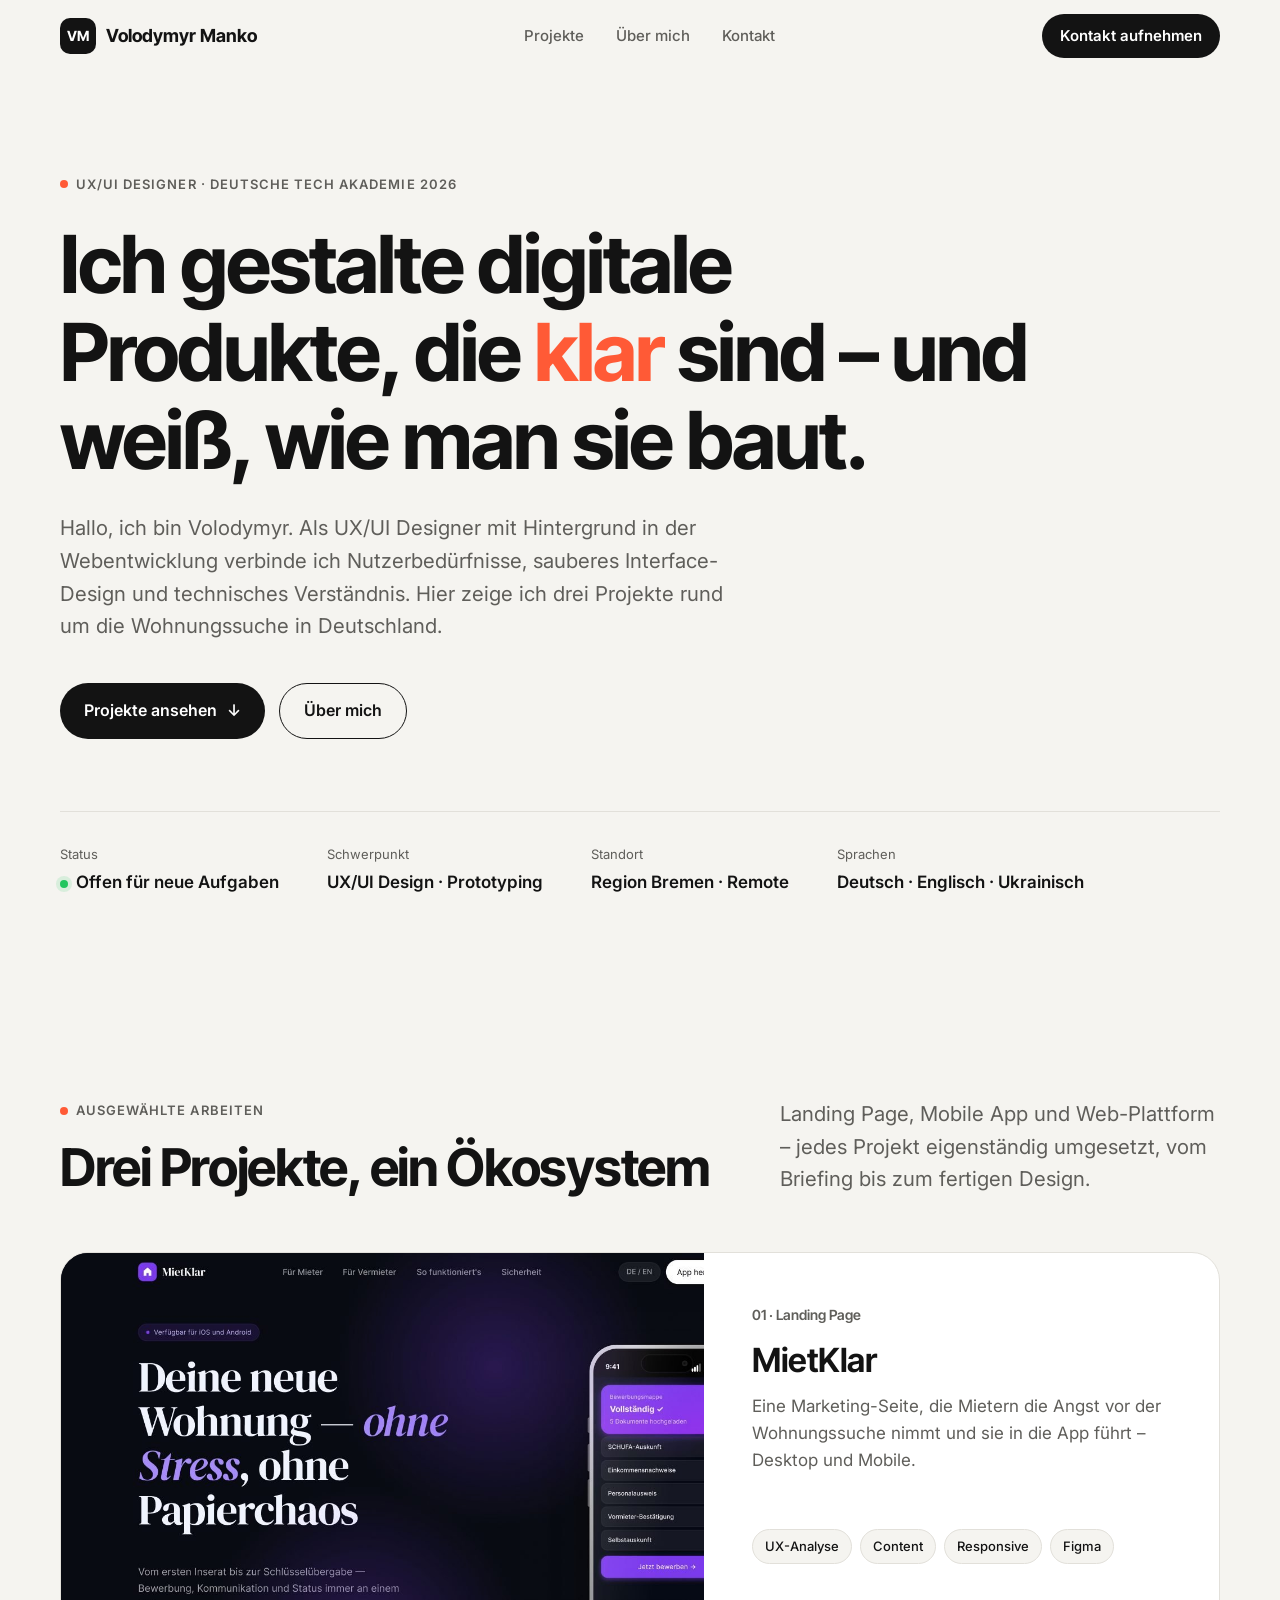
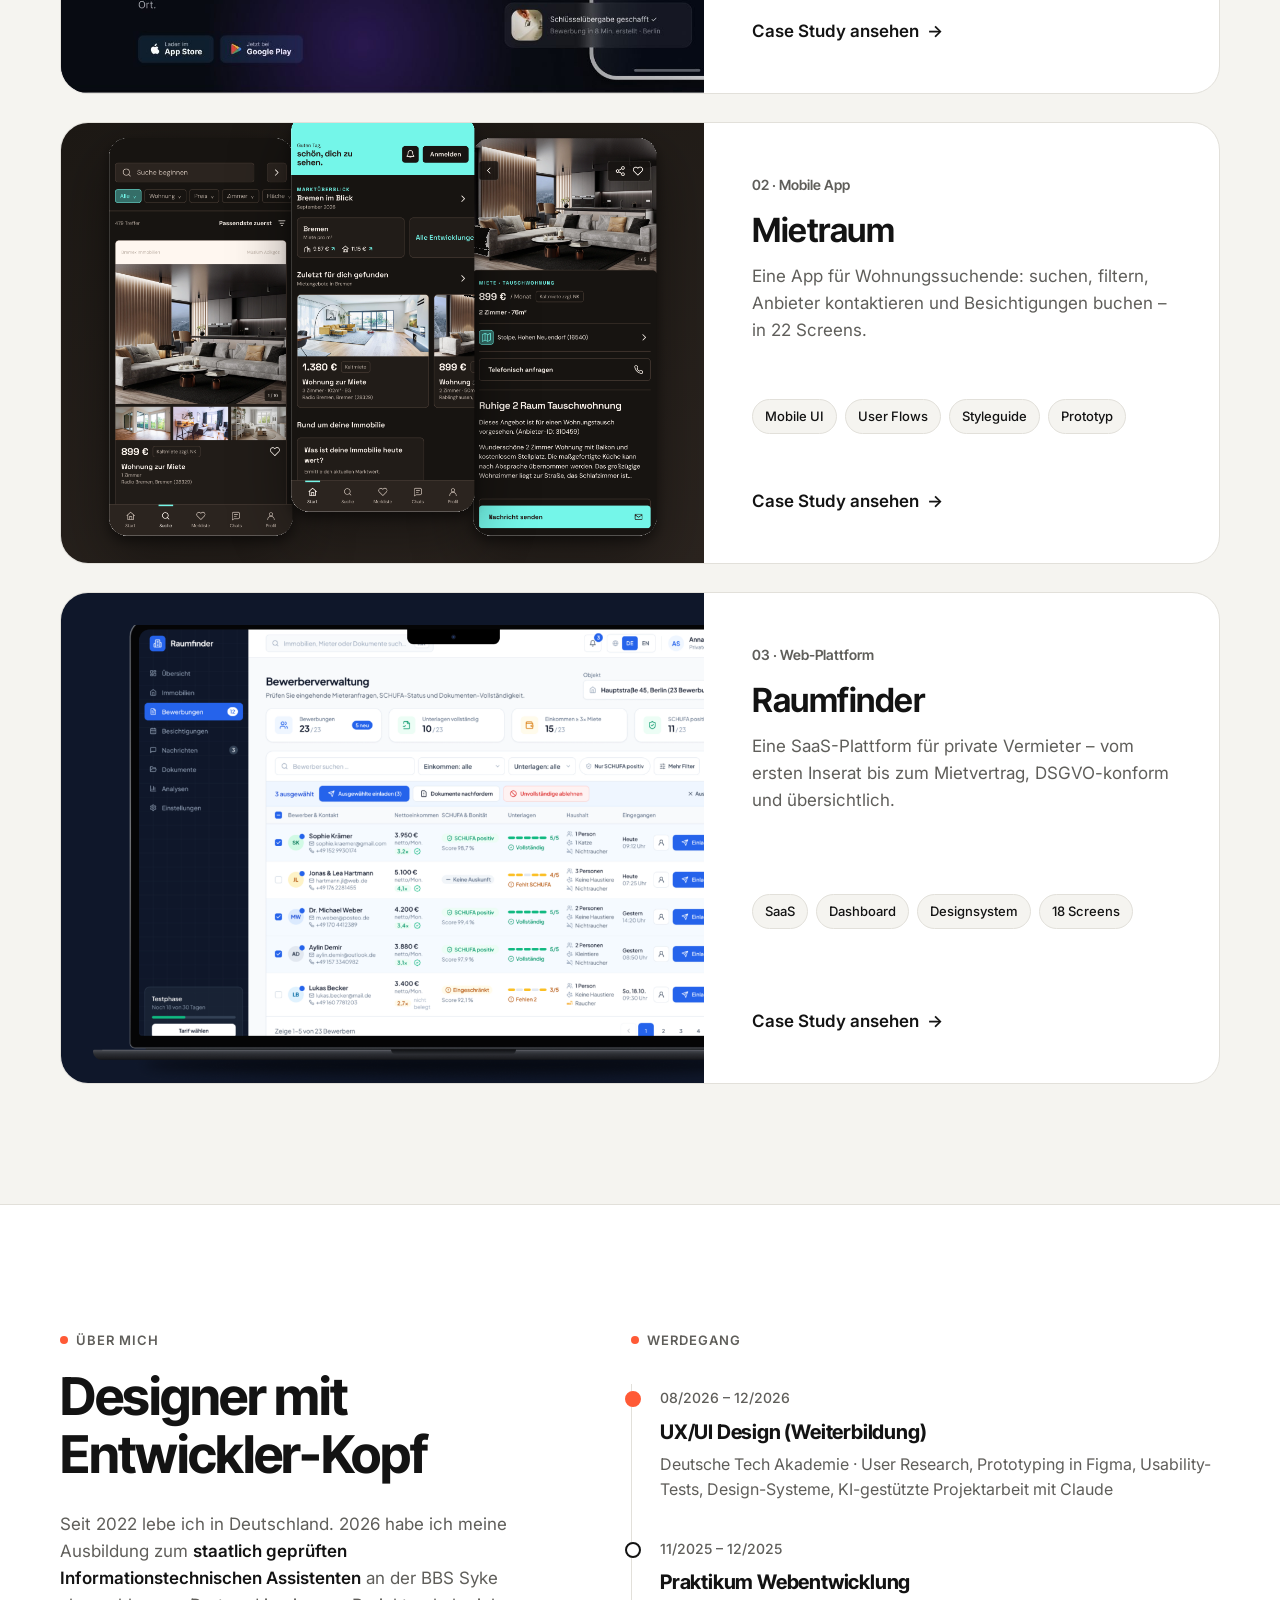
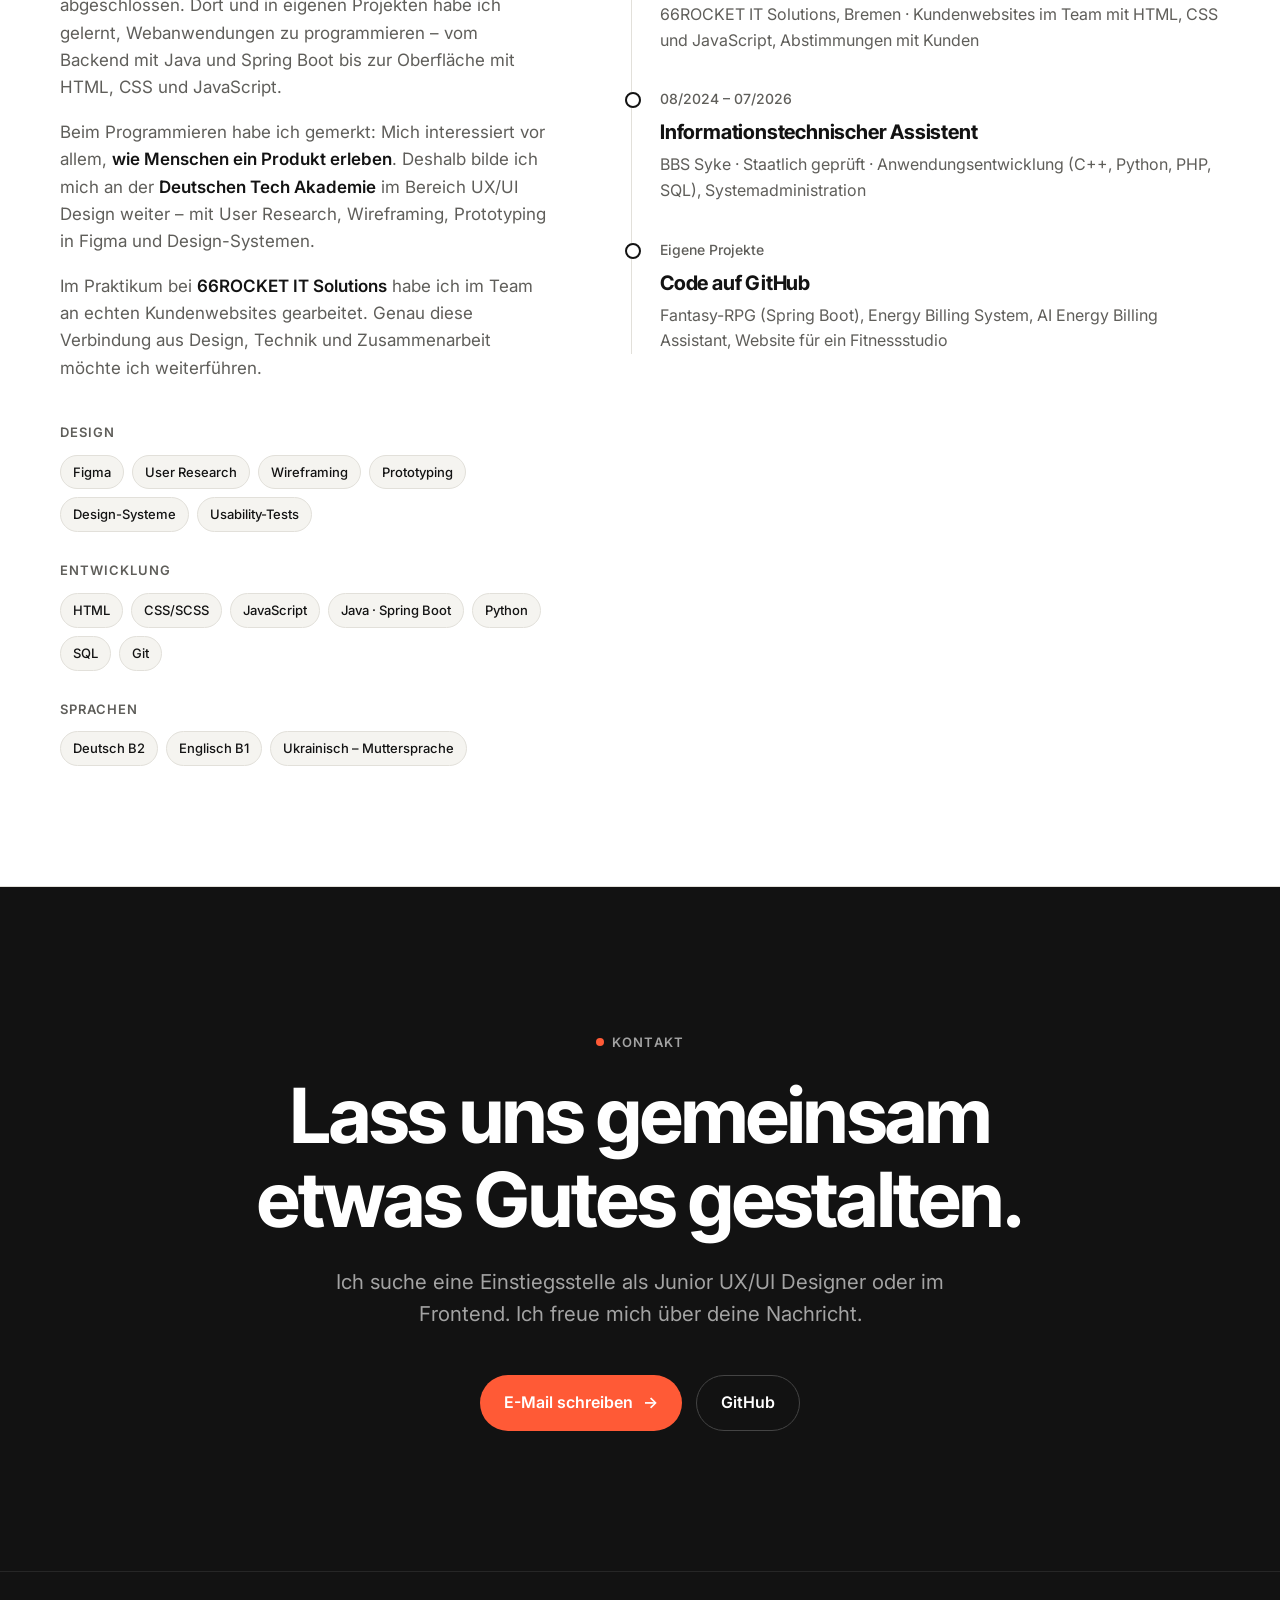
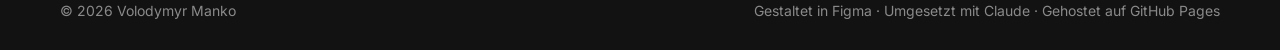
<file: index.html>
<!DOCTYPE html>
<html lang="de">
<head>
  <meta charset="UTF-8">
  <meta name="viewport" content="width=device-width, initial-scale=1.0">
  <title>Volodymyr Manko · UX/UI Designer</title>
  <meta name="description" content="Portfolio von Volodymyr Manko – UX/UI Designer mit Entwickler-Hintergrund. Case Studies: Landing Page, Mobile App und Web-Plattform für den Mietmarkt.">
  <link rel="preconnect" href="https://fonts.googleapis.com">
  <link rel="preconnect" href="https://fonts.gstatic.com" crossorigin>
  <link href="https://fonts.googleapis.com/css2?family=Inter:wght@400;500;600;700&family=Inter+Tight:wght@600;700&display=swap" rel="stylesheet">
  <link rel="stylesheet" href="style.css">
</head>
<body>

<nav class="nav">
  <div class="container">
    <a href="#top" class="logo"><span class="logo-mark">VM</span><span class="logo-text">Volodymyr Manko</span></a>
    <div class="nav-links">
      <a href="#projekte">Projekte</a>
      <a href="#ueber-mich">Über mich</a>
      <a href="#kontakt">Kontakt</a>
    </div>
    <a href="#kontakt" class="nav-cta">Kontakt aufnehmen</a>
  </div>
</nav>

<main id="top">

  <!-- ===== Hero ===== -->
  <header class="hero">
    <div class="container">
      <span class="eyebrow reveal">UX/UI Designer · Deutsche Tech Akademie 2026</span>
      <h1 class="reveal">Ich gestalte digitale Produkte, die <em>klar</em> sind – und weiß, wie man sie baut.</h1>
      <p class="lead reveal">Hallo, ich bin Volodymyr. Als UX/UI Designer mit Hintergrund in der Webentwicklung verbinde ich Nutzerbedürfnisse, sauberes Interface-Design und technisches Verständnis. Hier zeige ich drei Projekte rund um die Wohnungssuche in Deutschland.</p>
      <div class="hero-actions reveal">
        <a href="#projekte" class="btn btn-primary">Projekte ansehen <span class="arrow">↓</span></a>
        <a href="#ueber-mich" class="btn btn-ghost">Über mich</a>
      </div>
      <div class="hero-meta reveal">
        <div><span>Status</span><strong><i class="status-dot"></i>Offen für neue Aufgaben</strong></div>
        <div><span>Schwerpunkt</span><strong>UX/UI Design · Prototyping</strong></div>
        <div><span>Standort</span><strong>Region Bremen · Remote</strong></div>
        <div><span>Sprachen</span><strong>Deutsch · Englisch · Ukrainisch</strong></div>
      </div>
    </div>
  </header>

  <!-- ===== Projekte ===== -->
  <section id="projekte">
    <div class="container">
      <div class="section-head reveal">
        <div>
          <span class="eyebrow">Ausgewählte Arbeiten</span>
          <h2>Drei Projekte, ein Ökosystem</h2>
        </div>
        <p class="lead" style="max-width:440px">Landing Page, Mobile App und Web-Plattform – jedes Projekt eigenständig umgesetzt, vom Briefing bis zum fertigen Design.</p>
      </div>

      <div class="projects">
        <a href="mietklar.html" class="project-card reveal">
          <div class="project-visual v-landing">
            <img src="img/landing-hero.jpg" alt="Hero-Bereich der MietKlar Landing Page">
          </div>
          <div class="project-body">
            <div>
              <span class="num">01 · Landing Page</span>
              <h3>MietKlar</h3>
              <p>Eine Marketing-Seite, die Mietern die Angst vor der Wohnungssuche nimmt und sie in die App führt – Desktop und Mobile.</p>
            </div>
            <div class="tags"><span class="tag">UX-Analyse</span><span class="tag">Content</span><span class="tag">Responsive</span><span class="tag">Figma</span></div>
            <span class="card-link">Case Study ansehen <span class="arrow">→</span></span>
          </div>
        </a>

        <a href="mietraum.html" class="project-card reveal">
          <div class="project-visual v-app">
            <img src="img/app-suche.png" alt="Suchergebnisse der Mietraum App">
            <img src="img/app-start.png" alt="Startscreen der Mietraum App">
            <img src="img/app-expose.png" alt="Exposé in der Mietraum App">
          </div>
          <div class="project-body">
            <div>
              <span class="num">02 · Mobile App</span>
              <h3>Mietraum</h3>
              <p>Eine App für Wohnungssuchende: suchen, filtern, Anbieter kontaktieren und Besichtigungen buchen – in 22 Screens.</p>
            </div>
            <div class="tags"><span class="tag">Mobile UI</span><span class="tag">User Flows</span><span class="tag">Styleguide</span><span class="tag">Prototyp</span></div>
            <span class="card-link">Case Study ansehen <span class="arrow">→</span></span>
          </div>
        </a>

        <a href="raumfinder.html" class="project-card reveal">
          <div class="project-visual v-web">
            <img src="img/web-hero.png" alt="Bewerberverwaltung der Raumfinder Web-Plattform">
          </div>
          <div class="project-body">
            <div>
              <span class="num">03 · Web-Plattform</span>
              <h3>Raumfinder</h3>
              <p>Eine SaaS-Plattform für private Vermieter – vom ersten Inserat bis zum Mietvertrag, DSGVO-konform und übersichtlich.</p>
            </div>
            <div class="tags"><span class="tag">SaaS</span><span class="tag">Dashboard</span><span class="tag">Designsystem</span><span class="tag">18 Screens</span></div>
            <span class="card-link">Case Study ansehen <span class="arrow">→</span></span>
          </div>
        </a>
      </div>
    </div>
  </section>

  <!-- ===== Über mich ===== -->
  <section id="ueber-mich" class="about">
    <div class="container about-grid">
      <div class="about-text reveal">
        <span class="eyebrow">Über mich</span>
        <h2 style="margin:16px 0 28px">Designer mit Entwickler-Kopf</h2>
        <p>Seit 2022 lebe ich in Deutschland. 2026 habe ich meine Ausbildung zum <strong>staatlich geprüften Informationstechnischen Assistenten</strong> an der BBS Syke abgeschlossen. Dort und in eigenen Projekten habe ich gelernt, Webanwendungen zu programmieren – vom Backend mit Java und Spring Boot bis zur Oberfläche mit HTML, CSS und JavaScript.</p>
        <p>Beim Programmieren habe ich gemerkt: Mich interessiert vor allem, <strong>wie Menschen ein Produkt erleben</strong>. Deshalb bilde ich mich an der <strong>Deutschen Tech Akademie</strong> im Bereich UX/UI Design weiter – mit User Research, Wireframing, Prototyping in Figma und Design-Systemen.</p>
        <p>Im Praktikum bei <strong>66ROCKET IT Solutions</strong> habe ich im Team an echten Kundenwebsites gearbeitet. Genau diese Verbindung aus Design, Technik und Zusammenarbeit möchte ich weiterführen.</p>

        <div class="skills">
          <div class="skill-group">
            <h4>Design</h4>
            <div class="tags"><span class="tag">Figma</span><span class="tag">User Research</span><span class="tag">Wireframing</span><span class="tag">Prototyping</span><span class="tag">Design-Systeme</span><span class="tag">Usability-Tests</span></div>
          </div>
          <div class="skill-group">
            <h4>Entwicklung</h4>
            <div class="tags"><span class="tag">HTML</span><span class="tag">CSS/SCSS</span><span class="tag">JavaScript</span><span class="tag">Java · Spring Boot</span><span class="tag">Python</span><span class="tag">SQL</span><span class="tag">Git</span></div>
          </div>
          <div class="skill-group">
            <h4>Sprachen</h4>
            <div class="tags"><span class="tag">Deutsch B2</span><span class="tag">Englisch B1</span><span class="tag">Ukrainisch – Muttersprache</span></div>
          </div>
        </div>
      </div>

      <div class="reveal">
        <span class="eyebrow">Werdegang</span>
        <ul class="timeline" style="margin-top:32px">
          <li class="current">
            <span class="date">08/2026 – 12/2026</span>
            <h4>UX/UI Design (Weiterbildung)</h4>
            <p>Deutsche Tech Akademie · User Research, Prototyping in Figma, Usability-Tests, Design-Systeme, KI-gestützte Projektarbeit mit Claude</p>
          </li>
          <li>
            <span class="date">11/2025 – 12/2025</span>
            <h4>Praktikum Webentwicklung</h4>
            <p>66ROCKET IT Solutions, Bremen · Kundenwebsites im Team mit HTML, CSS und JavaScript, Abstimmungen mit Kunden</p>
          </li>
          <li>
            <span class="date">08/2024 – 07/2026</span>
            <h4>Informationstechnischer Assistent</h4>
            <p>BBS Syke · Staatlich geprüft · Anwendungsentwicklung (C++, Python, PHP, SQL), Systemadministration</p>
          </li>
          <li>
            <span class="date">Eigene Projekte</span>
            <h4>Code auf GitHub</h4>
            <p>Fantasy-RPG (Spring Boot), Energy Billing System, AI Energy Billing Assistant, Website für ein Fitnessstudio</p>
          </li>
        </ul>
      </div>
    </div>
  </section>

  <!-- ===== Kontakt ===== -->
  <section id="kontakt" class="contact">
    <div class="container">
      <span class="eyebrow reveal">Kontakt</span>
      <h2 class="reveal">Lass uns gemeinsam etwas Gutes gestalten.</h2>
      <p class="lead reveal">Ich suche eine Einstiegsstelle als Junior UX/UI Designer oder im Frontend. Ich freue mich über deine Nachricht.</p>
      <div class="contact-actions reveal">
        <a href="mailto:moroz198385.2@gmail.com" class="btn btn-primary">E-Mail schreiben <span class="arrow">→</span></a>
        <a href="https://github.com/moroz1983852-boop" target="_blank" rel="noopener" class="btn btn-ghost">GitHub</a>
      </div>
    </div>
  </section>
</main>

<footer>
  <div class="container">
    <span>© <span data-year>2026</span> Volodymyr Manko</span>
    <span>Gestaltet in Figma · Umgesetzt mit Claude · Gehostet auf GitHub Pages</span>
  </div>
</footer>

<script src="script.js"></script>
</body>
</html>
</file>
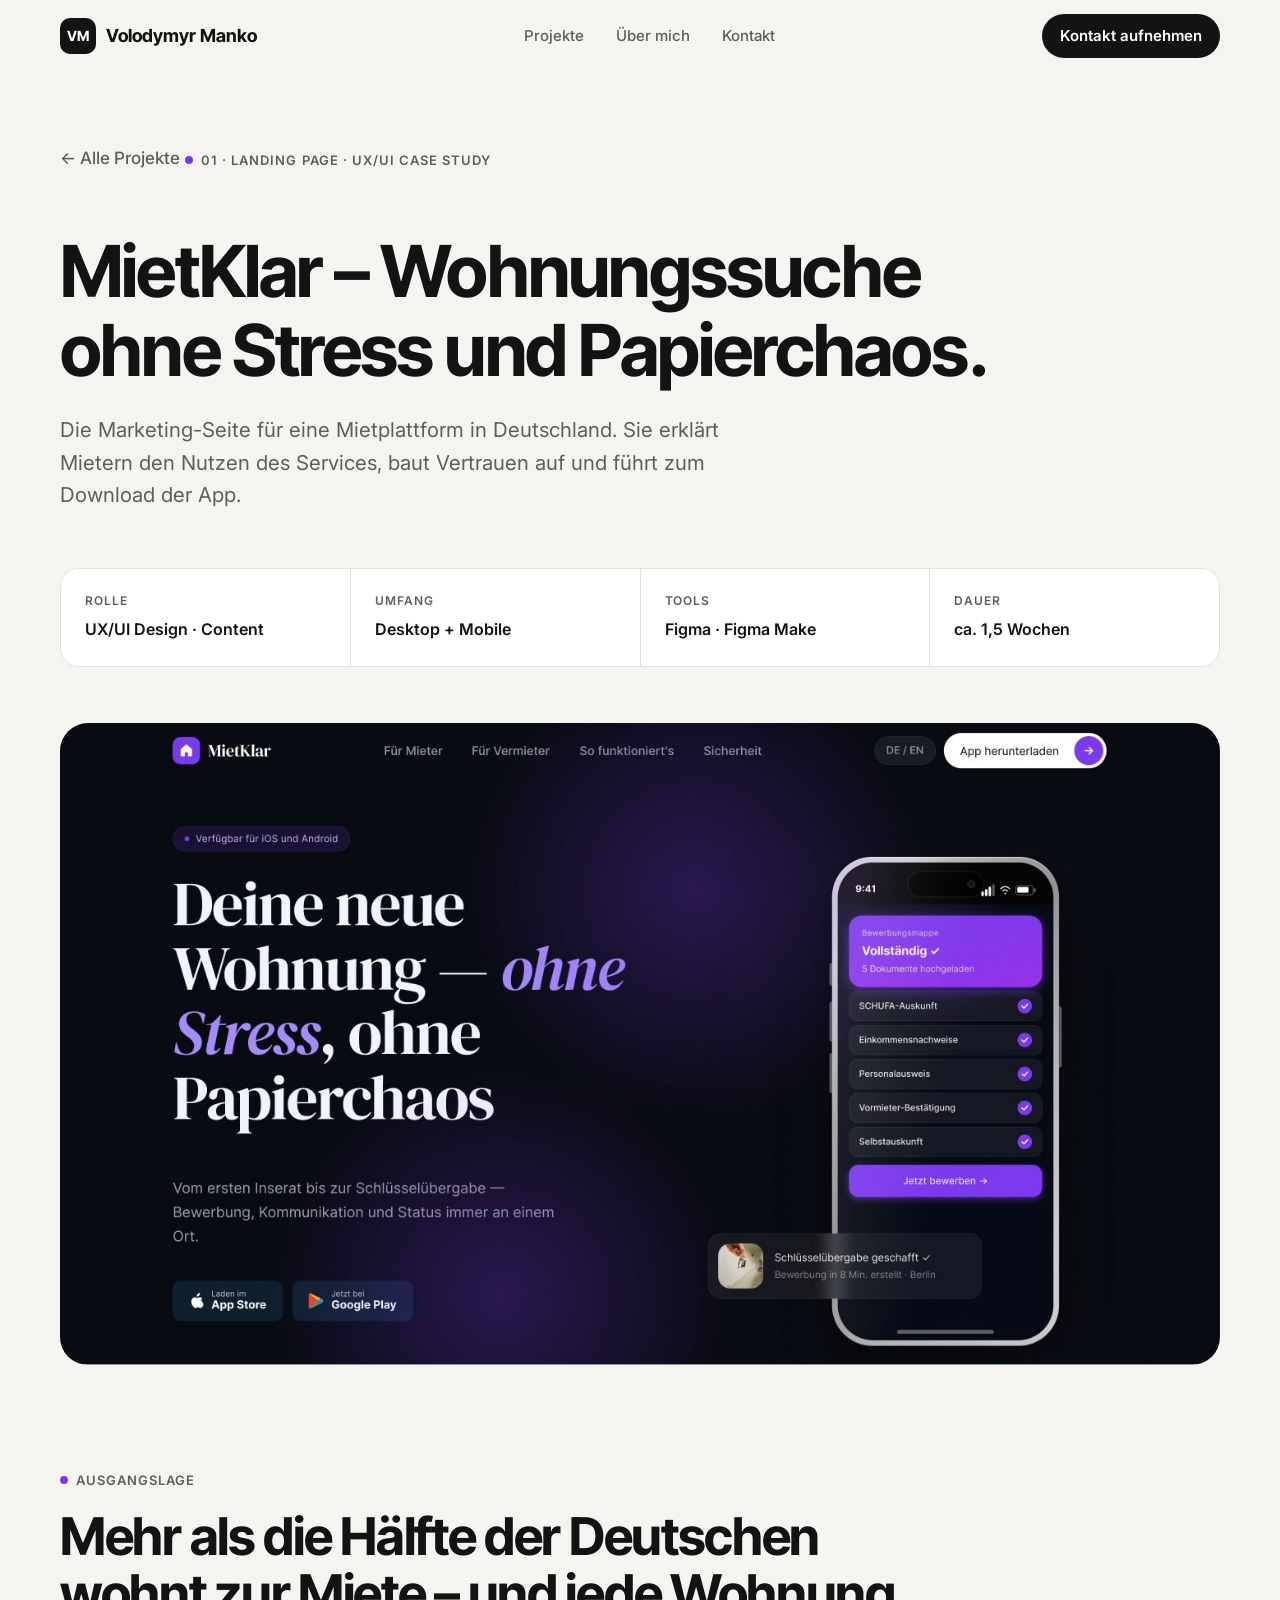
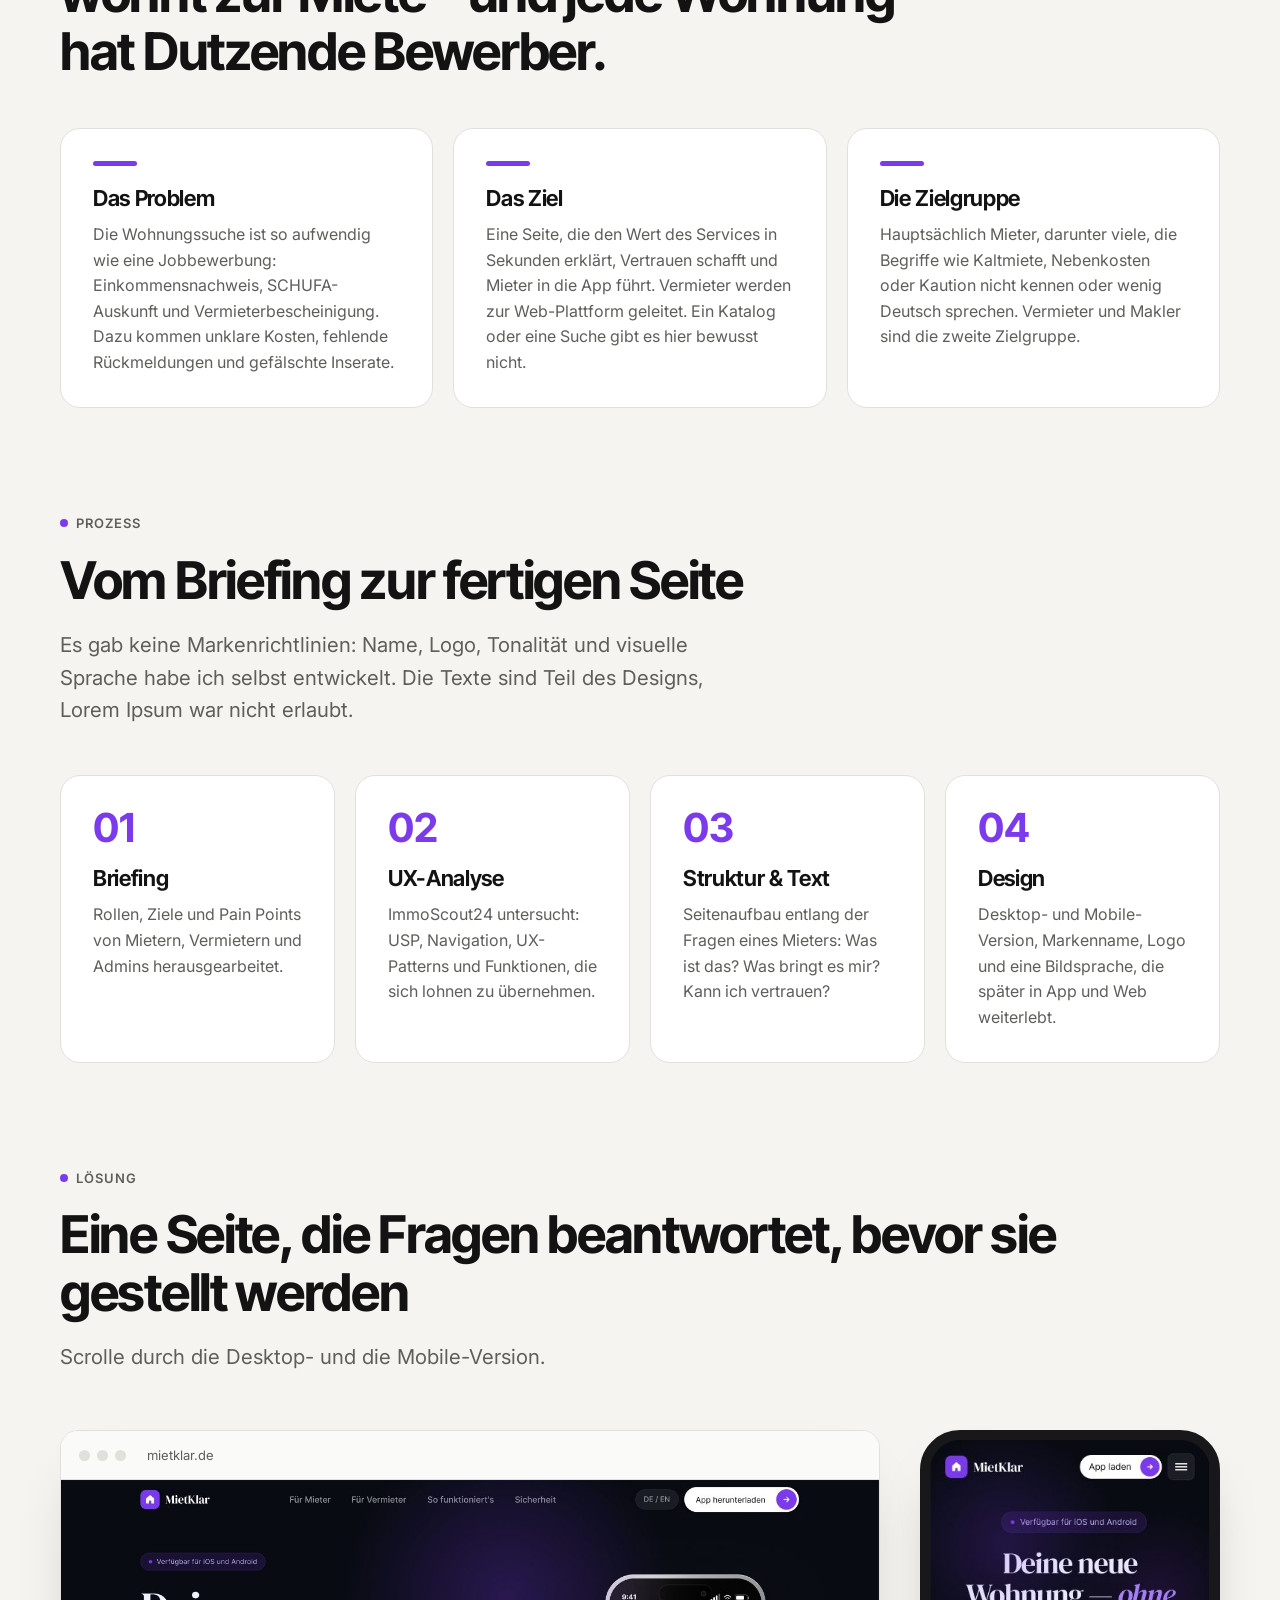
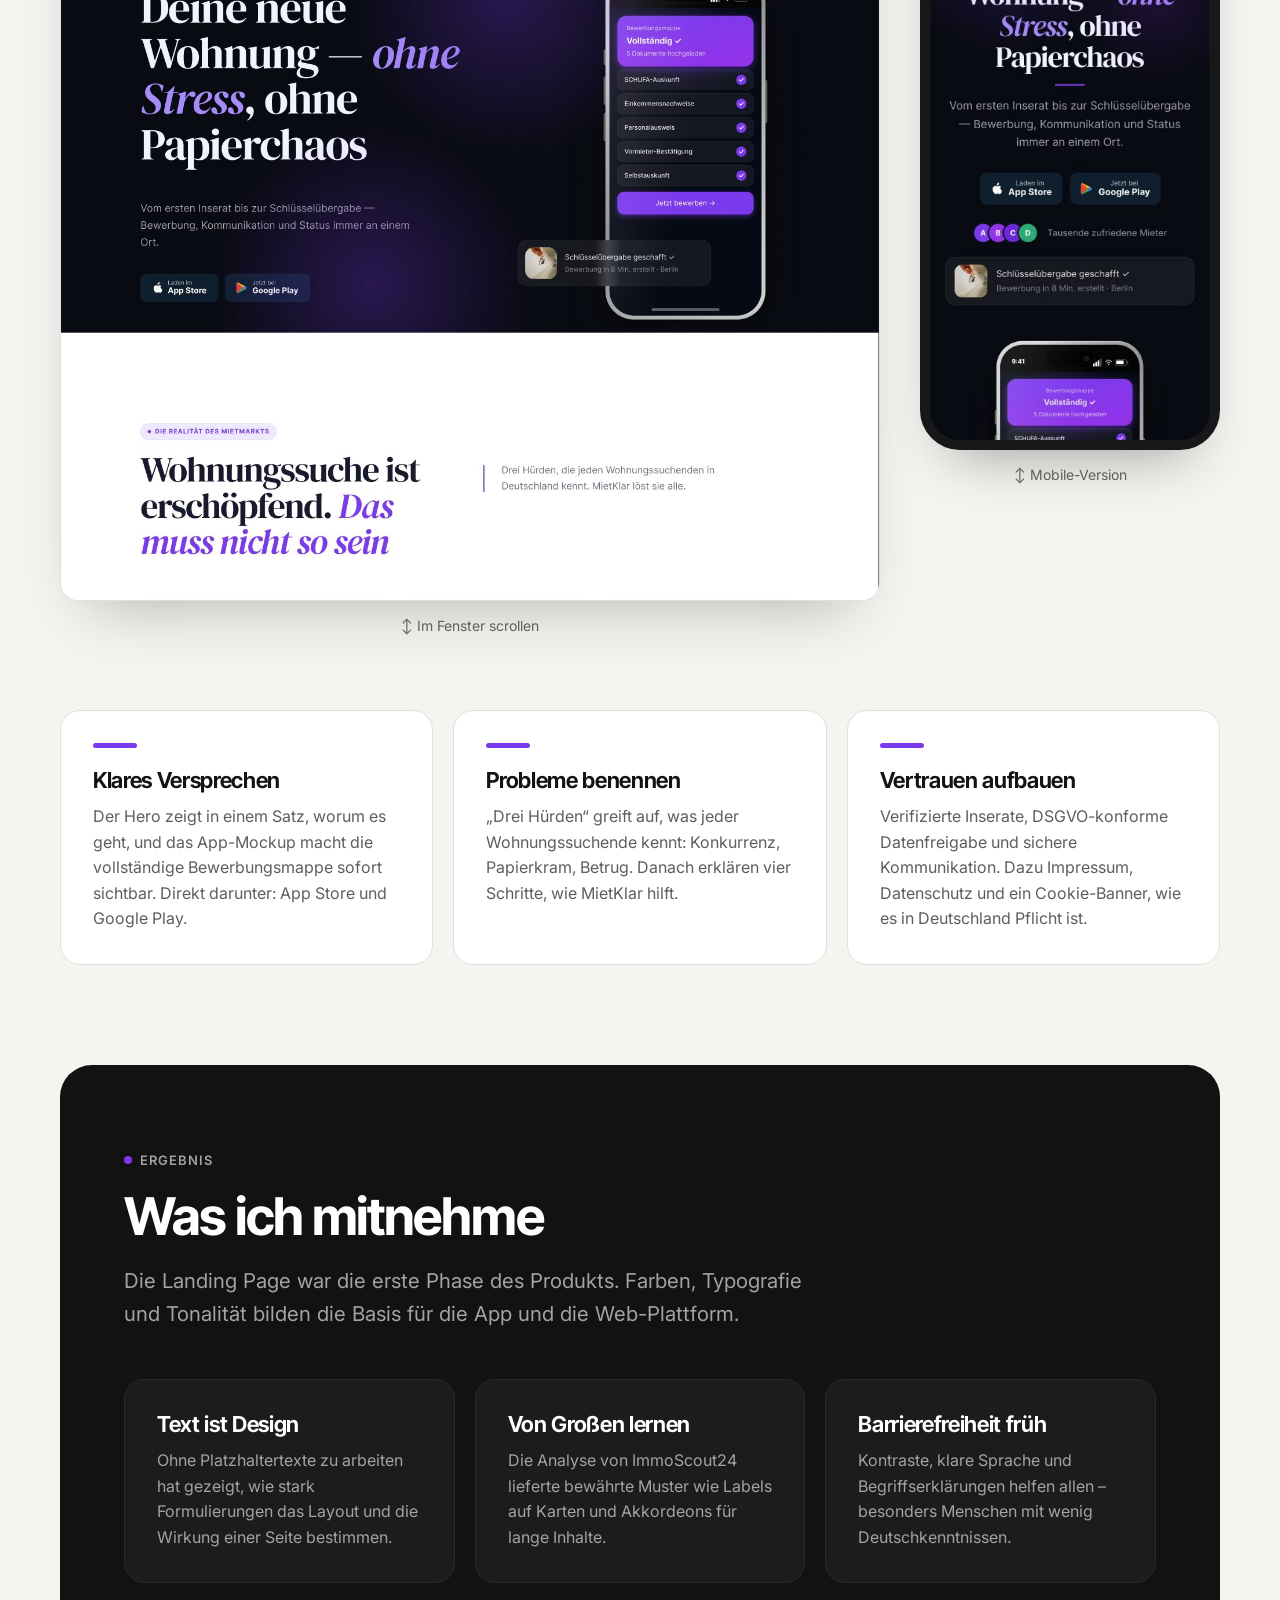
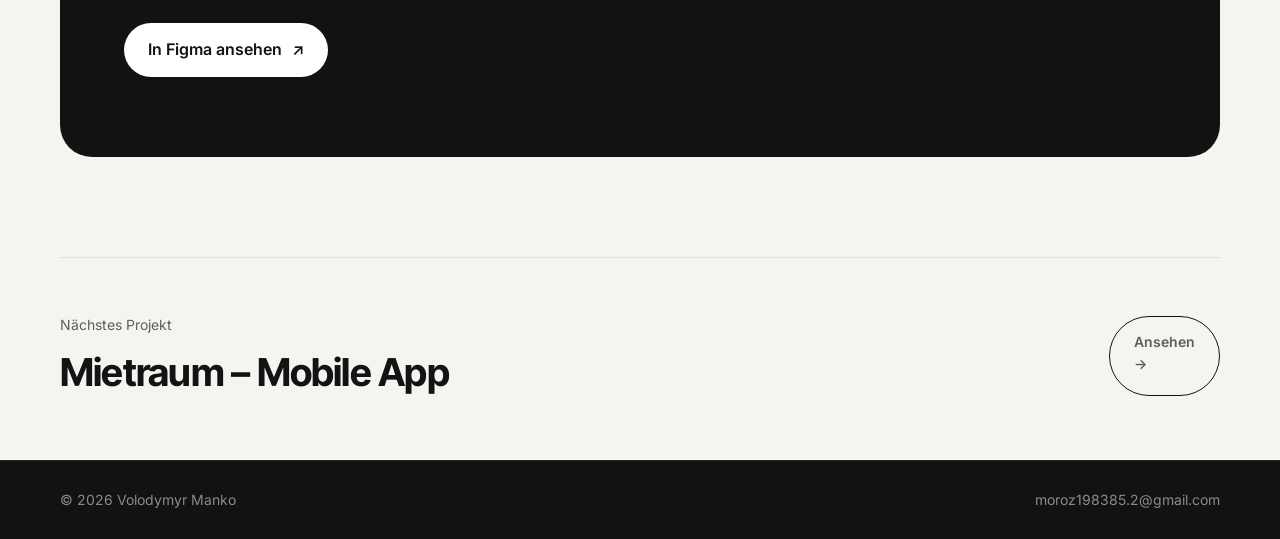
<file: mietklar.html>
<!DOCTYPE html>
<html lang="de">
<head>
  <meta charset="UTF-8">
  <meta name="viewport" content="width=device-width, initial-scale=1.0">
  <title>MietKlar – Landing Page · Volodymyr Manko</title>
  <meta name="description" content="UX/UI Case Study: MietKlar, eine Landing Page für eine Wohnungssuche-App in Deutschland.">
  <link rel="preconnect" href="https://fonts.googleapis.com">
  <link rel="preconnect" href="https://fonts.gstatic.com" crossorigin>
  <link href="https://fonts.googleapis.com/css2?family=Inter:wght@400;500;600;700&family=Inter+Tight:wght@600;700&display=swap" rel="stylesheet">
  <link rel="stylesheet" href="style.css">
  <style>:root{ --accent:#7c3aed; --accent-soft:#ede9fe; }</style>
</head>
<body>

<nav class="nav">
  <div class="container">
    <a href="index.html" class="logo"><span class="logo-mark">VM</span><span class="logo-text">Volodymyr Manko</span></a>
    <div class="nav-links">
      <a href="index.html#projekte">Projekte</a>
      <a href="index.html#ueber-mich">Über mich</a>
      <a href="index.html#kontakt">Kontakt</a>
    </div>
    <a href="index.html#kontakt" class="nav-cta">Kontakt aufnehmen</a>
  </div>
</nav>

<main>
  <header class="case-hero">
    <div class="container">
      <a href="index.html#projekte" class="back">← Alle Projekte</a>
      <span class="eyebrow">01 · Landing Page · UX/UI Case Study</span>
      <h1>MietKlar – Wohnungssuche ohne Stress und Papierchaos.</h1>
      <p class="lead">Die Marketing-Seite für eine Mietplattform in Deutschland. Sie erklärt Mietern den Nutzen des Services, baut Vertrauen auf und führt zum Download der App.</p>
      <div class="facts">
        <div><span>Rolle</span><strong>UX/UI Design · Content</strong></div>
        <div><span>Umfang</span><strong>Desktop + Mobile</strong></div>
        <div><span>Tools</span><strong>Figma · Figma Make</strong></div>
        <div><span>Dauer</span><strong>ca. 1,5 Wochen</strong></div>
      </div>
    </div>
  </header>

  <div class="container reveal">
    <div class="case-cover purple"><img src="img/landing-hero.jpg" alt="Hero-Bereich der MietKlar Landing Page"></div>
  </div>

  <section class="case-section">
    <div class="container">
      <span class="eyebrow">Ausgangslage</span>
      <h2 style="margin-top:16px;max-width:860px">Mehr als die Hälfte der Deutschen wohnt zur Miete – und jede Wohnung hat Dutzende Bewerber.</h2>
      <div class="cols-3">
        <div class="box reveal"><div class="bar"></div><h3>Das Problem</h3><p>Die Wohnungssuche ist so aufwendig wie eine Jobbewerbung: Einkommensnachweis, SCHUFA-Auskunft und Vermieterbescheinigung. Dazu kommen unklare Kosten, fehlende Rückmeldungen und gefälschte Inserate.</p></div>
        <div class="box reveal"><div class="bar"></div><h3>Das Ziel</h3><p>Eine Seite, die den Wert des Services in Sekunden erklärt, Vertrauen schafft und Mieter in die App führt. Vermieter werden zur Web-Plattform geleitet. Ein Katalog oder eine Suche gibt es hier bewusst nicht.</p></div>
        <div class="box reveal"><div class="bar"></div><h3>Die Zielgruppe</h3><p>Hauptsächlich Mieter, darunter viele, die Begriffe wie Kaltmiete, Nebenkosten oder Kaution nicht kennen oder wenig Deutsch sprechen. Vermieter und Makler sind die zweite Zielgruppe.</p></div>
      </div>
    </div>
  </section>

  <section class="case-section">
    <div class="container">
      <span class="eyebrow">Prozess</span>
      <h2 style="margin-top:16px">Vom Briefing zur fertigen Seite</h2>
      <p class="lead">Es gab keine Markenrichtlinien: Name, Logo, Tonalität und visuelle Sprache habe ich selbst entwickelt. Die Texte sind Teil des Designs, Lorem Ipsum war nicht erlaubt.</p>
      <div class="cols-4">
        <div class="box reveal"><div class="step-num">01</div><h3>Briefing</h3><p>Rollen, Ziele und Pain Points von Mietern, Vermietern und Admins herausgearbeitet.</p></div>
        <div class="box reveal"><div class="step-num">02</div><h3>UX-Analyse</h3><p>ImmoScout24 untersucht: USP, Navigation, UX-Patterns und Funktionen, die sich lohnen zu übernehmen.</p></div>
        <div class="box reveal"><div class="step-num">03</div><h3>Struktur & Text</h3><p>Seitenaufbau entlang der Fragen eines Mieters: Was ist das? Was bringt es mir? Kann ich vertrauen?</p></div>
        <div class="box reveal"><div class="step-num">04</div><h3>Design</h3><p>Desktop- und Mobile-Version, Markenname, Logo und eine Bildsprache, die später in App und Web weiterlebt.</p></div>
      </div>
    </div>
  </section>

  <section class="case-section">
    <div class="container">
      <span class="eyebrow">Lösung</span>
      <h2 style="margin-top:16px">Eine Seite, die Fragen beantwortet, bevor sie gestellt werden</h2>
      <p class="lead">Scrolle durch die Desktop- und die Mobile-Version.</p>
      <div class="mock-row reveal">
        <div>
          <div class="browser">
            <div class="browser-bar"><i></i><i></i><i></i><small>mietklar.de</small></div>
            <div class="scroll-shot"><img src="img/landing-desktop.jpg" alt="Komplette Desktop-Version der MietKlar Landing Page"></div>
          </div>
          <p class="hint">↕ Im Fenster scrollen</p>
        </div>
        <div>
          <div class="phone-frame"><div class="scroll-shot"><img src="img/landing-mobile.jpg" alt="Komplette Mobile-Version der MietKlar Landing Page"></div></div>
          <p class="hint">↕ Mobile-Version</p>
        </div>
      </div>

      <div class="cols-3" style="margin-top:72px">
        <div class="box reveal"><div class="bar"></div><h3>Klares Versprechen</h3><p>Der Hero zeigt in einem Satz, worum es geht, und das App-Mockup macht die vollständige Bewerbungsmappe sofort sichtbar. Direkt darunter: App Store und Google Play.</p></div>
        <div class="box reveal"><div class="bar"></div><h3>Probleme benennen</h3><p>„Drei Hürden“ greift auf, was jeder Wohnungssuchende kennt: Konkurrenz, Papierkram, Betrug. Danach erklären vier Schritte, wie MietKlar hilft.</p></div>
        <div class="box reveal"><div class="bar"></div><h3>Vertrauen aufbauen</h3><p>Verifizierte Inserate, DSGVO-konforme Datenfreigabe und sichere Kommunikation. Dazu Impressum, Datenschutz und ein Cookie-Banner, wie es in Deutschland Pflicht ist.</p></div>
      </div>
    </div>
  </section>

  <section class="case-section">
    <div class="container">
      <div class="learnings reveal">
        <span class="eyebrow">Ergebnis</span>
        <h2 style="margin:16px 0 0">Was ich mitnehme</h2>
        <p class="lead" style="margin-top:20px">Die Landing Page war die erste Phase des Produkts. Farben, Typografie und Tonalität bilden die Basis für die App und die Web-Plattform.</p>
        <div class="cols-3">
          <div class="box"><h3>Text ist Design</h3><p>Ohne Platzhaltertexte zu arbeiten hat gezeigt, wie stark Formulierungen das Layout und die Wirkung einer Seite bestimmen.</p></div>
          <div class="box"><h3>Von Großen lernen</h3><p>Die Analyse von ImmoScout24 lieferte bewährte Muster wie Labels auf Karten und Akkordeons für lange Inhalte.</p></div>
          <div class="box"><h3>Barrierefreiheit früh</h3><p>Kontraste, klare Sprache und Begriffserklärungen helfen allen – besonders Menschen mit wenig Deutschkenntnissen.</p></div>
        </div>
        <div class="hero-actions">
          <a href="https://www.figma.com/design/esxh3nnReO0bSeKrZPoLpQ/BRIEF---Landing-Page-Vova?node-id=0-1" target="_blank" rel="noopener" class="btn btn-primary" style="background:#fff;color:#131313">In Figma ansehen <span class="arrow">↗</span></a>
        </div>
      </div>
    </div>
  </section>

  <div class="container">
    <a href="mietraum.html" class="next-project">
      <div><span>Nächstes Projekt</span><strong>Mietraum – Mobile App</strong></div>
      <span class="btn btn-ghost">Ansehen <span class="arrow">→</span></span>
    </a>
  </div>
</main>

<footer>
  <div class="container">
    <span>© <span data-year>2026</span> Volodymyr Manko</span>
    <a href="mailto:moroz198385.2@gmail.com">moroz198385.2@gmail.com</a>
  </div>
</footer>
<script src="script.js"></script>
</body>
</html>
</file>
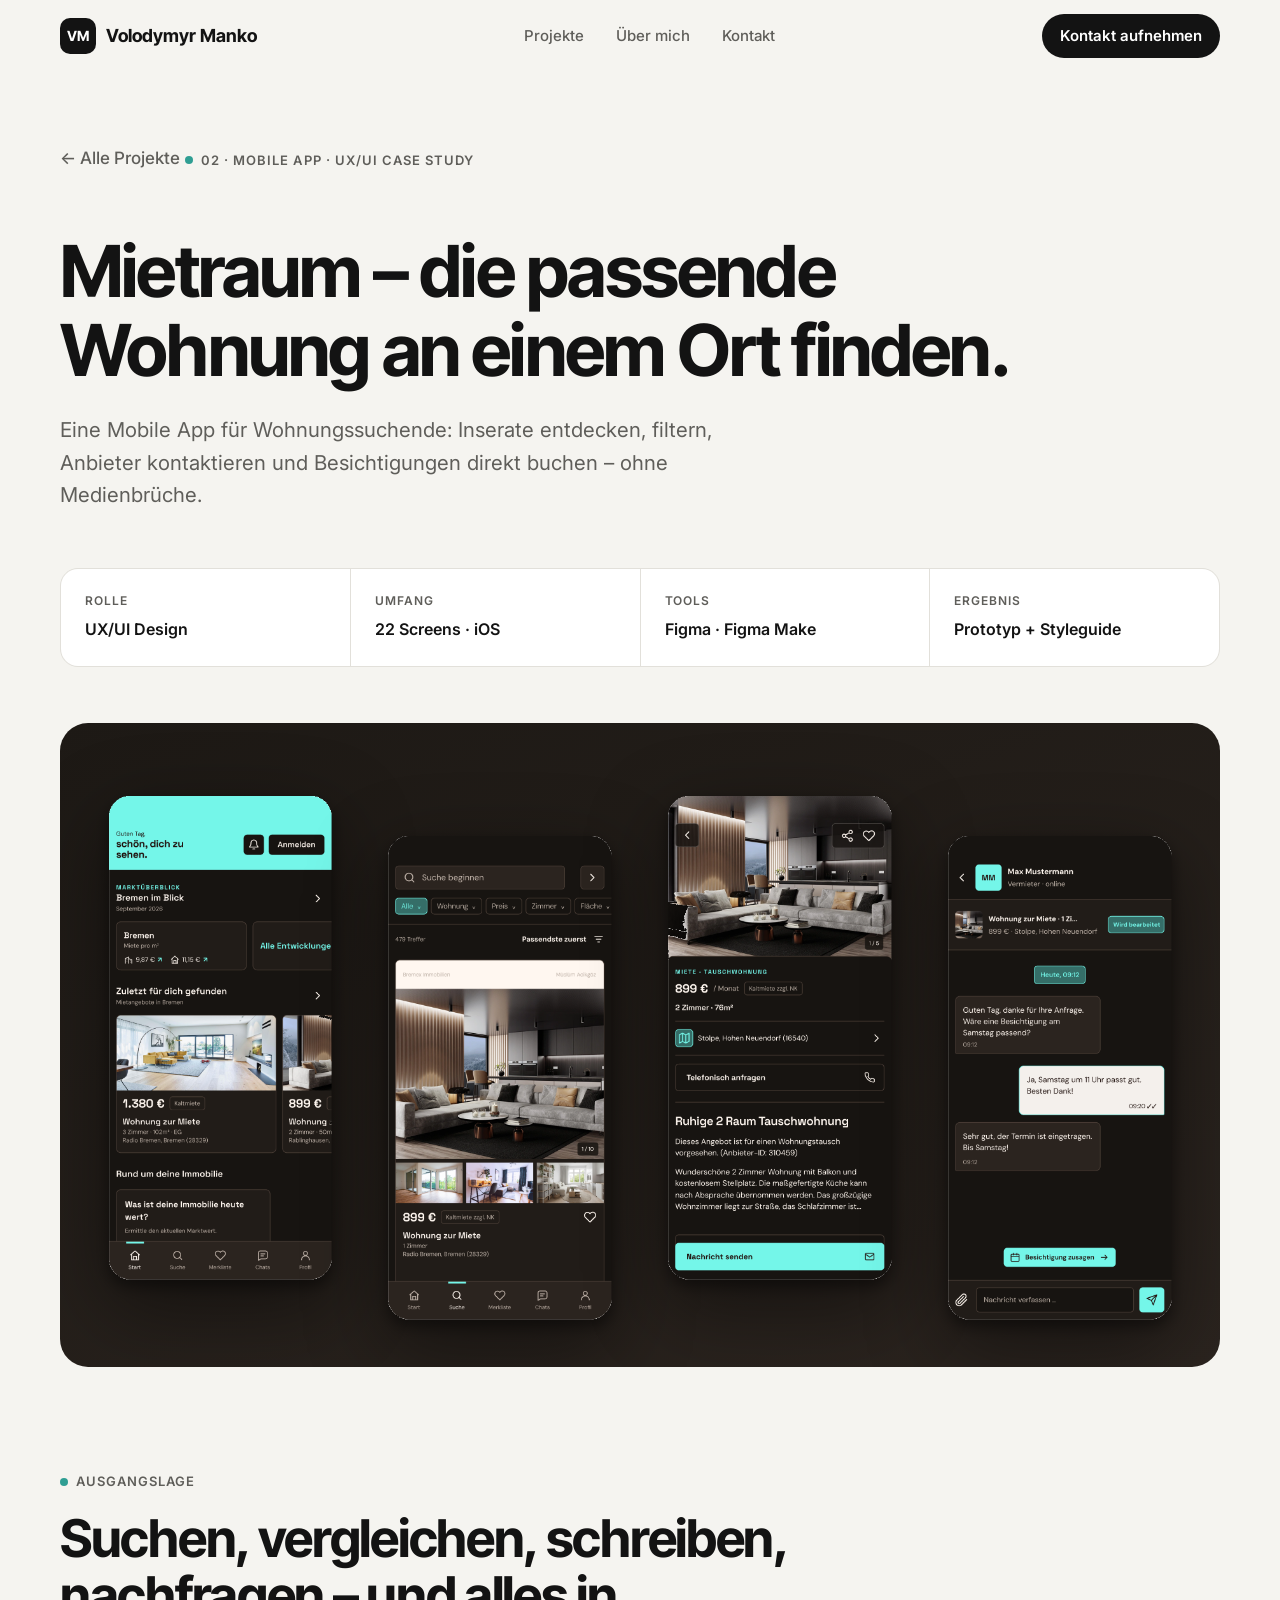
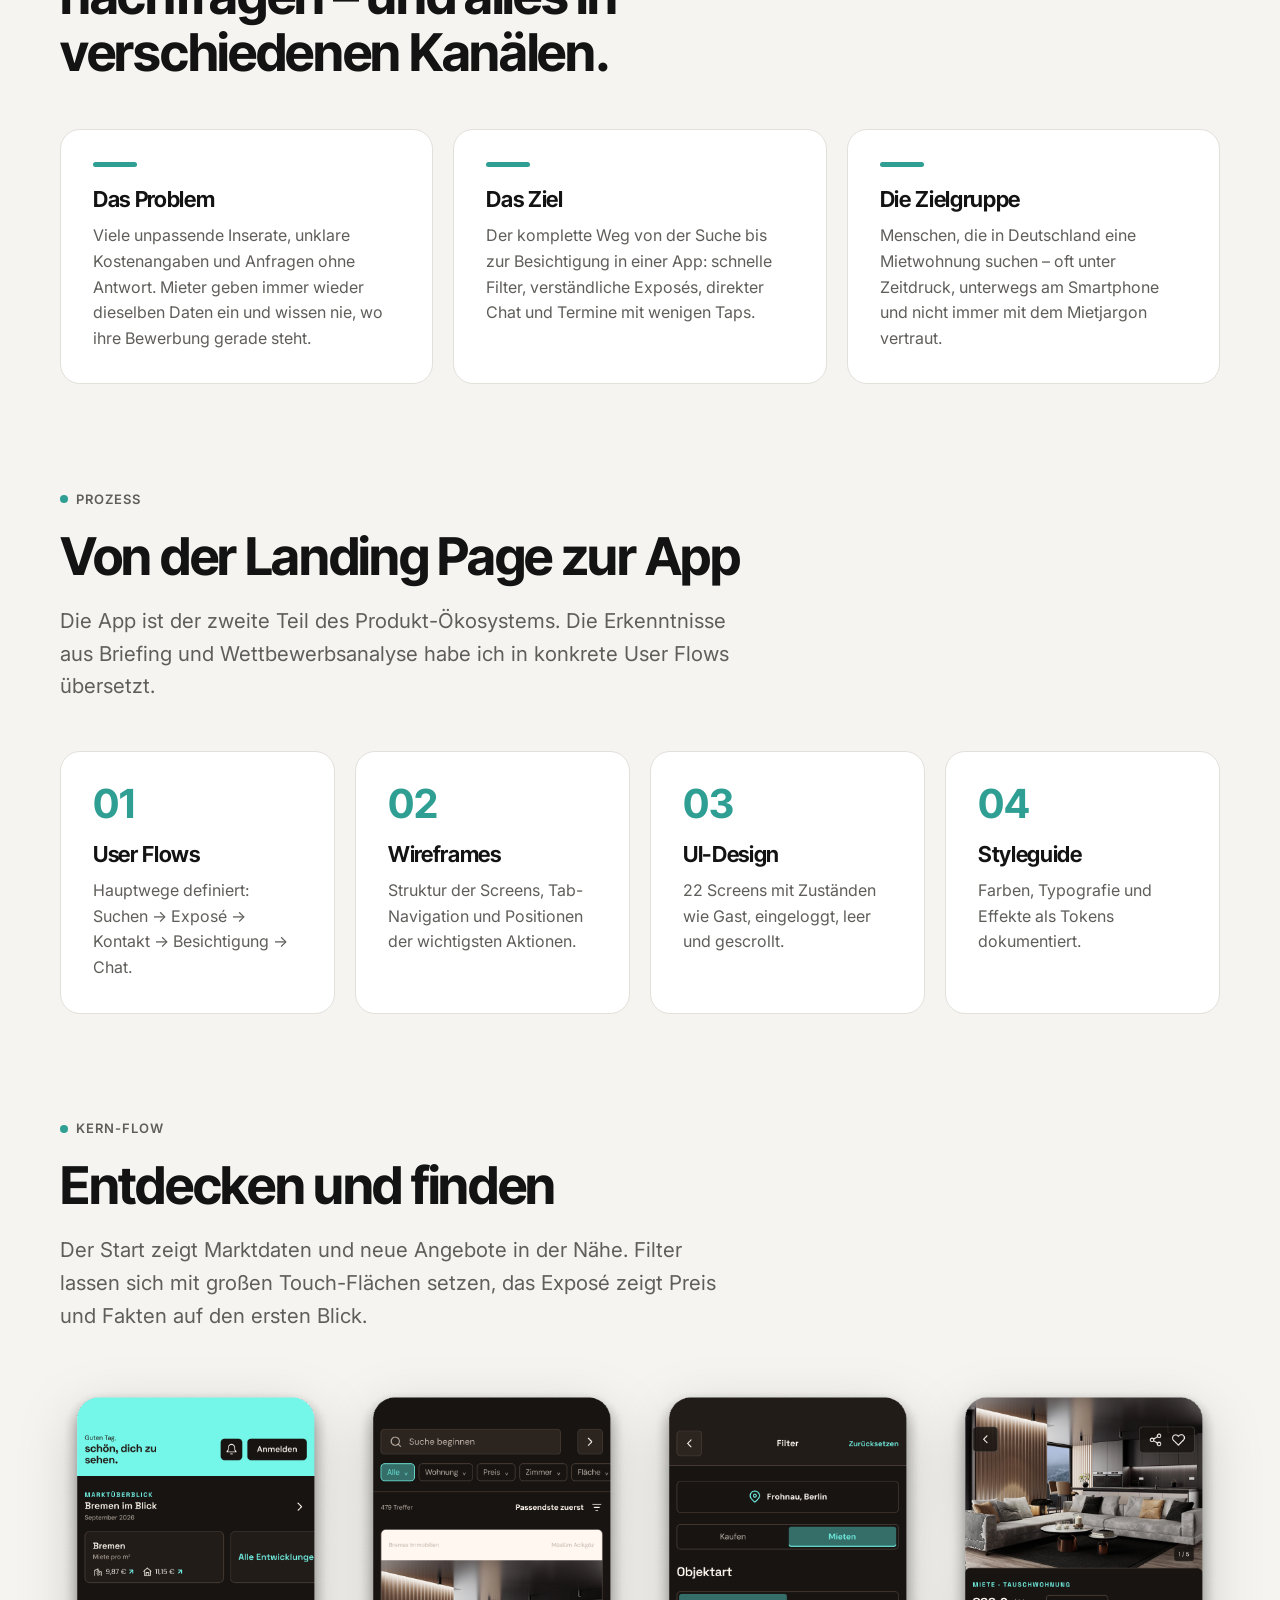
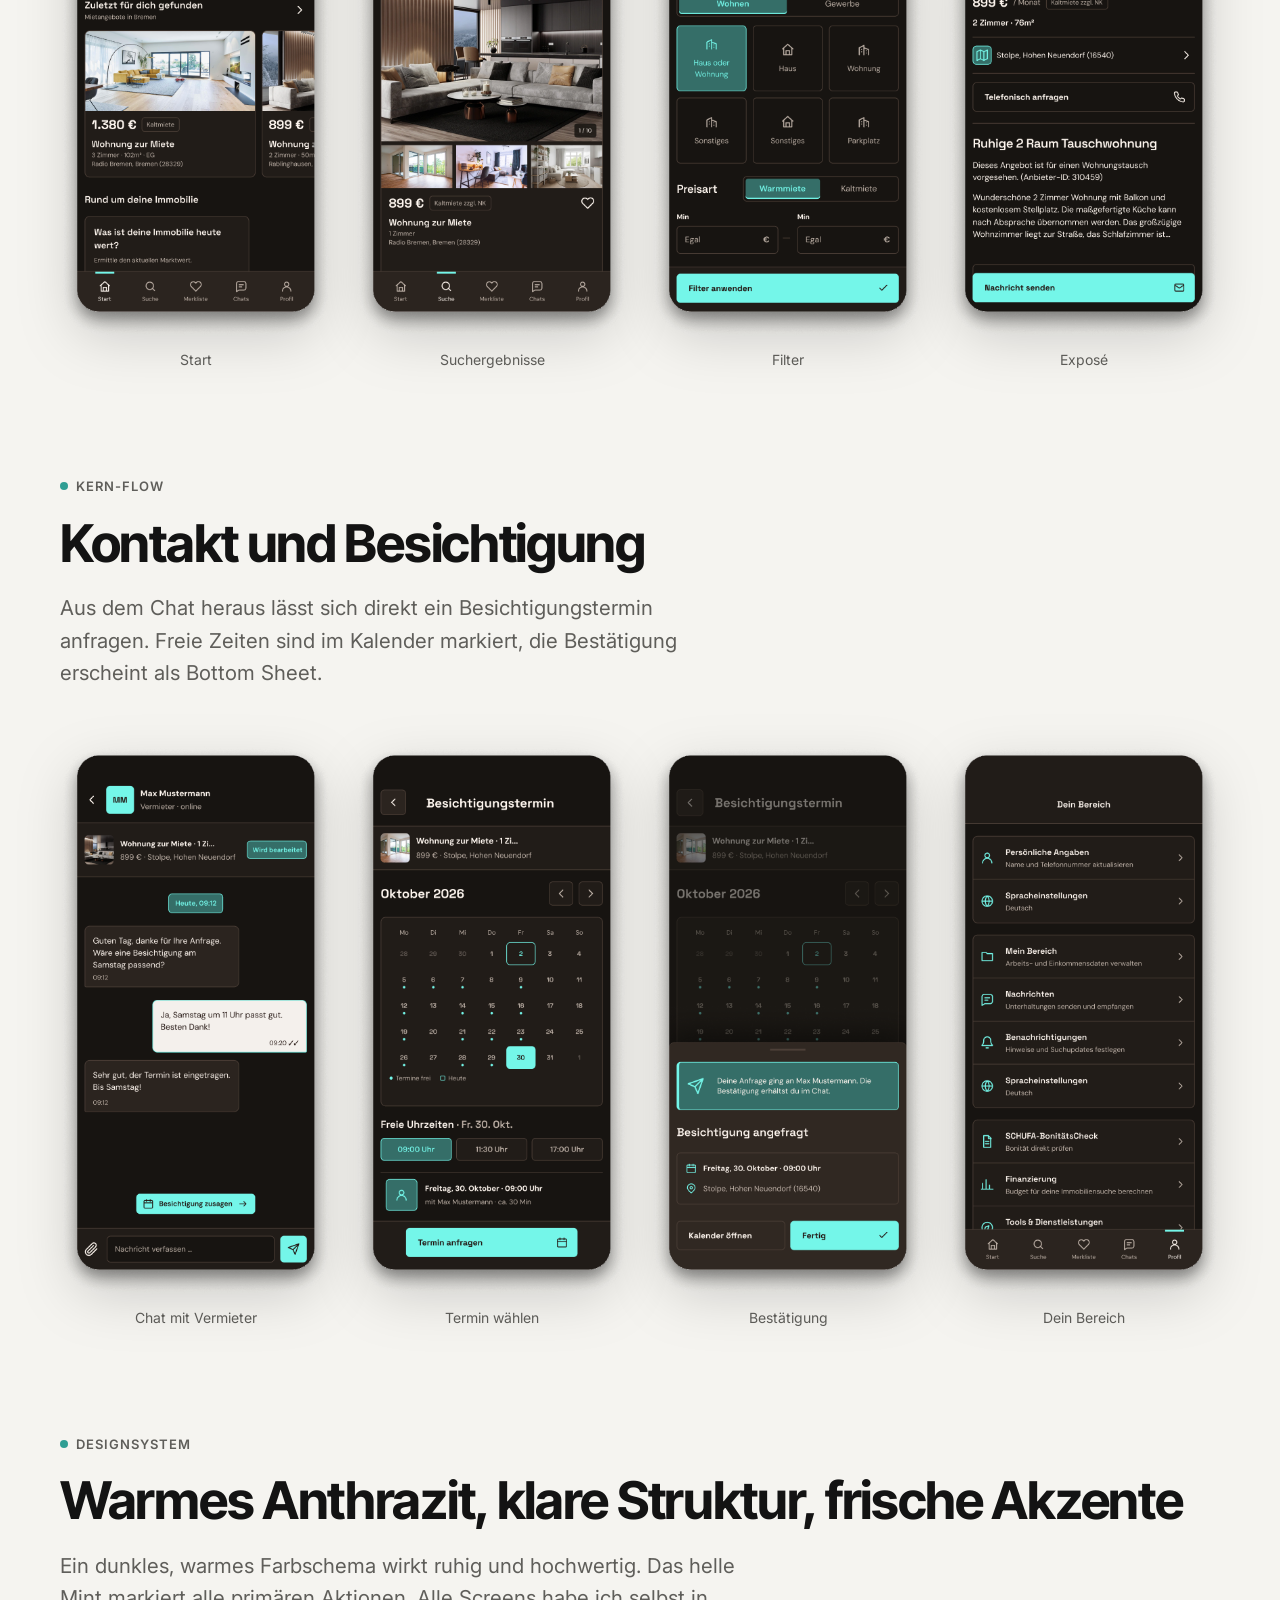
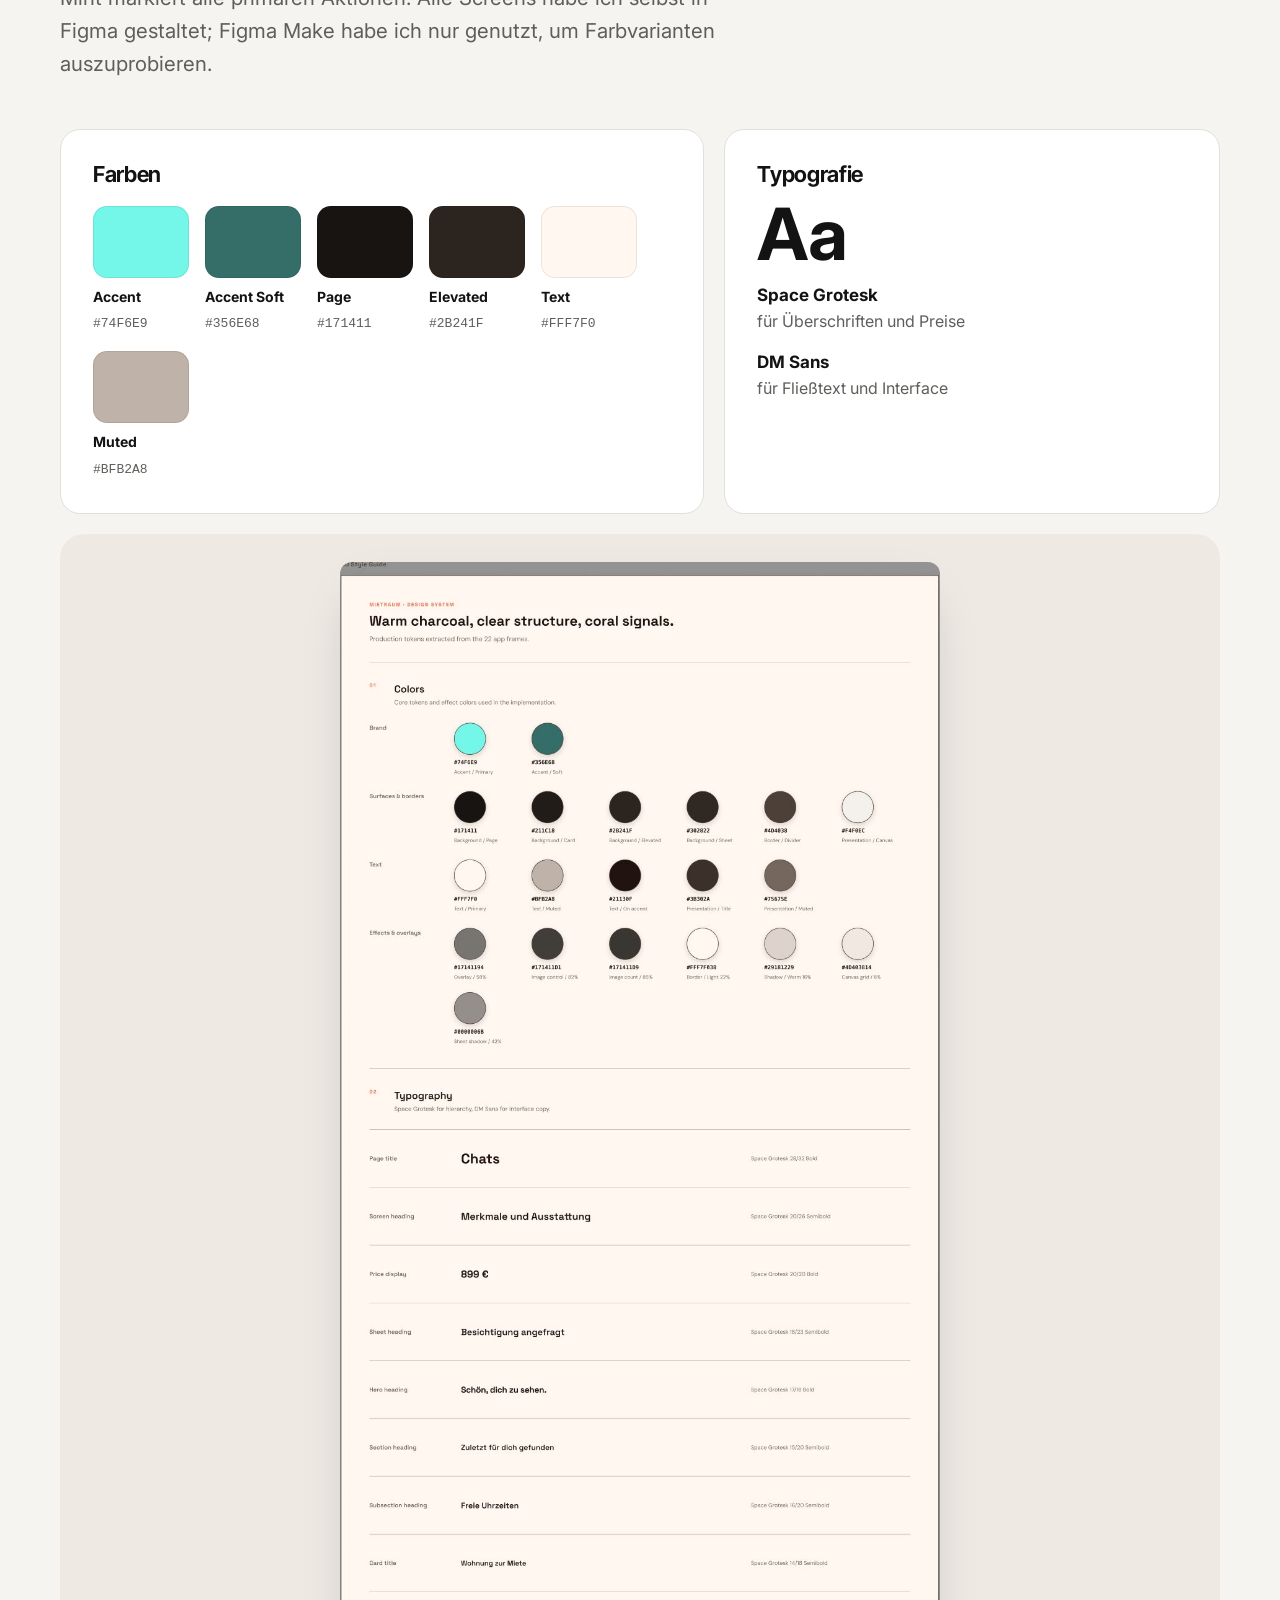
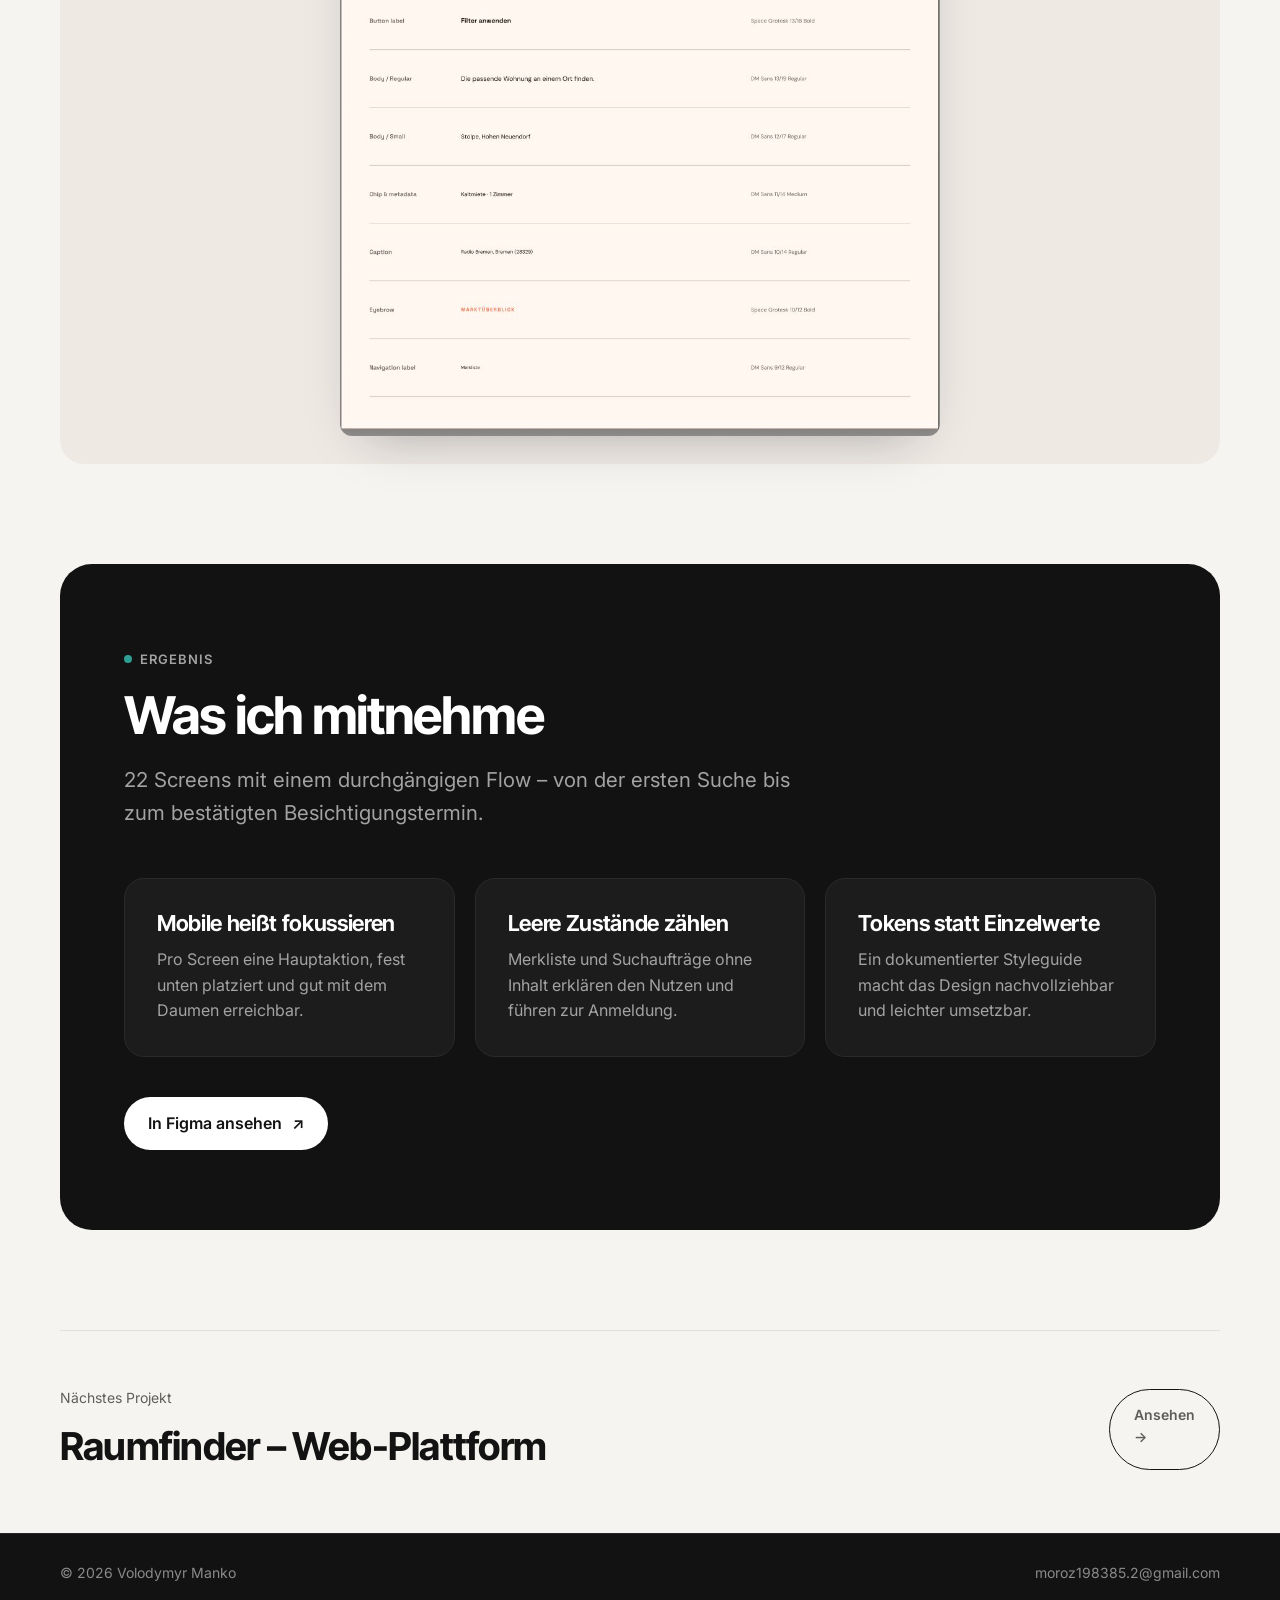
<file: mietraum.html>
<!DOCTYPE html>
<html lang="de">
<head>
  <meta charset="UTF-8">
  <meta name="viewport" content="width=device-width, initial-scale=1.0">
  <title>Mietraum – Mobile App · Volodymyr Manko</title>
  <meta name="description" content="UX/UI Case Study: Mietraum, eine Mobile App für die Wohnungssuche in Deutschland.">
  <link rel="preconnect" href="https://fonts.googleapis.com">
  <link rel="preconnect" href="https://fonts.gstatic.com" crossorigin>
  <link href="https://fonts.googleapis.com/css2?family=Inter:wght@400;500;600;700&family=Inter+Tight:wght@600;700&display=swap" rel="stylesheet">
  <link rel="stylesheet" href="style.css">
  <style>:root{ --accent:#2f9e93; --accent-soft:#d5f7f3; }</style>
</head>
<body>

<nav class="nav">
  <div class="container">
    <a href="index.html" class="logo"><span class="logo-mark">VM</span><span class="logo-text">Volodymyr Manko</span></a>
    <div class="nav-links">
      <a href="index.html#projekte">Projekte</a>
      <a href="index.html#ueber-mich">Über mich</a>
      <a href="index.html#kontakt">Kontakt</a>
    </div>
    <a href="index.html#kontakt" class="nav-cta">Kontakt aufnehmen</a>
  </div>
</nav>

<main>
  <header class="case-hero">
    <div class="container">
      <a href="index.html#projekte" class="back">← Alle Projekte</a>
      <span class="eyebrow">02 · Mobile App · UX/UI Case Study</span>
      <h1>Mietraum – die passende Wohnung an einem Ort finden.</h1>
      <p class="lead">Eine Mobile App für Wohnungssuchende: Inserate entdecken, filtern, Anbieter kontaktieren und Besichtigungen direkt buchen – ohne Medienbrüche.</p>
      <div class="facts">
        <div><span>Rolle</span><strong>UX/UI Design</strong></div>
        <div><span>Umfang</span><strong>22 Screens · iOS</strong></div>
        <div><span>Tools</span><strong>Figma · Figma Make</strong></div>
        <div><span>Ergebnis</span><strong>Prototyp + Styleguide</strong></div>
      </div>
    </div>
  </header>

  <div class="container reveal">
    <div class="case-cover warm">
      <img src="img/app-start.png" alt="Startscreen">
      <img src="img/app-suche.png" alt="Suchergebnisse">
      <img src="img/app-expose.png" alt="Exposé">
      <img src="img/app-chat.png" alt="Chat mit Vermieter">
    </div>
  </div>

  <section class="case-section">
    <div class="container">
      <span class="eyebrow">Ausgangslage</span>
      <h2 style="margin-top:16px;max-width:860px">Suchen, vergleichen, schreiben, nachfragen – und alles in verschiedenen Kanälen.</h2>
      <div class="cols-3">
        <div class="box reveal"><div class="bar"></div><h3>Das Problem</h3><p>Viele unpassende Inserate, unklare Kostenangaben und Anfragen ohne Antwort. Mieter geben immer wieder dieselben Daten ein und wissen nie, wo ihre Bewerbung gerade steht.</p></div>
        <div class="box reveal"><div class="bar"></div><h3>Das Ziel</h3><p>Der komplette Weg von der Suche bis zur Besichtigung in einer App: schnelle Filter, verständliche Exposés, direkter Chat und Termine mit wenigen Taps.</p></div>
        <div class="box reveal"><div class="bar"></div><h3>Die Zielgruppe</h3><p>Menschen, die in Deutschland eine Mietwohnung suchen – oft unter Zeitdruck, unterwegs am Smartphone und nicht immer mit dem Mietjargon vertraut.</p></div>
      </div>
    </div>
  </section>

  <section class="case-section">
    <div class="container">
      <span class="eyebrow">Prozess</span>
      <h2 style="margin-top:16px">Von der Landing Page zur App</h2>
      <p class="lead">Die App ist der zweite Teil des Produkt-Ökosystems. Die Erkenntnisse aus Briefing und Wettbewerbsanalyse habe ich in konkrete User Flows übersetzt.</p>
      <div class="cols-4">
        <div class="box reveal"><div class="step-num">01</div><h3>User Flows</h3><p>Hauptwege definiert: Suchen → Exposé → Kontakt → Besichtigung → Chat.</p></div>
        <div class="box reveal"><div class="step-num">02</div><h3>Wireframes</h3><p>Struktur der Screens, Tab-Navigation und Positionen der wichtigsten Aktionen.</p></div>
        <div class="box reveal"><div class="step-num">03</div><h3>UI-Design</h3><p>22 Screens mit Zuständen wie Gast, eingeloggt, leer und gescrollt.</p></div>
        <div class="box reveal"><div class="step-num">04</div><h3>Styleguide</h3><p>Farben, Typografie und Effekte als Tokens dokumentiert.</p></div>
      </div>
    </div>
  </section>

  <section class="case-section">
    <div class="container">
      <span class="eyebrow">Kern-Flow</span>
      <h2 style="margin-top:16px">Entdecken und finden</h2>
      <p class="lead">Der Start zeigt Marktdaten und neue Angebote in der Nähe. Filter lassen sich mit großen Touch-Flächen setzen, das Exposé zeigt Preis und Fakten auf den ersten Blick.</p>
      <div class="phones">
        <figure class="reveal"><img src="img/app-start.png" alt="Start"><figcaption>Start</figcaption></figure>
        <figure class="reveal"><img src="img/app-suche.png" alt="Suchergebnisse"><figcaption>Suchergebnisse</figcaption></figure>
        <figure class="reveal"><img src="img/app-filter.png" alt="Filter"><figcaption>Filter</figcaption></figure>
        <figure class="reveal"><img src="img/app-expose.png" alt="Exposé"><figcaption>Exposé</figcaption></figure>
      </div>
    </div>
  </section>

  <section class="case-section">
    <div class="container">
      <span class="eyebrow">Kern-Flow</span>
      <h2 style="margin-top:16px">Kontakt und Besichtigung</h2>
      <p class="lead">Aus dem Chat heraus lässt sich direkt ein Besichtigungstermin anfragen. Freie Zeiten sind im Kalender markiert, die Bestätigung erscheint als Bottom Sheet.</p>
      <div class="phones">
        <figure class="reveal"><img src="img/app-chat.png" alt="Chat"><figcaption>Chat mit Vermieter</figcaption></figure>
        <figure class="reveal"><img src="img/app-termin.png" alt="Besichtigungstermin"><figcaption>Termin wählen</figcaption></figure>
        <figure class="reveal"><img src="img/app-bestaetigung.png" alt="Bestätigung"><figcaption>Bestätigung</figcaption></figure>
        <figure class="reveal"><img src="img/app-bereich.png" alt="Dein Bereich"><figcaption>Dein Bereich</figcaption></figure>
      </div>
    </div>
  </section>

  <section class="case-section">
    <div class="container">
      <span class="eyebrow">Designsystem</span>
      <h2 style="margin-top:16px">Warmes Anthrazit, klare Struktur, frische Akzente</h2>
      <p class="lead">Ein dunkles, warmes Farbschema wirkt ruhig und hochwertig. Das helle Mint markiert alle primären Aktionen. Alle Screens habe ich selbst in Figma gestaltet; Figma Make habe ich nur genutzt, um Farbvarianten auszuprobieren.</p>
      <div class="cols-3" style="grid-template-columns:1.3fr 1fr">
        <div class="box reveal">
          <h3>Farben</h3>
          <div class="palette">
            <div class="swatch"><div style="background:#74F6E9"></div><strong>Accent</strong><span>#74F6E9</span></div>
            <div class="swatch"><div style="background:#356E68"></div><strong>Accent Soft</strong><span>#356E68</span></div>
            <div class="swatch"><div style="background:#171411"></div><strong>Page</strong><span>#171411</span></div>
            <div class="swatch"><div style="background:#2B241F"></div><strong>Elevated</strong><span>#2B241F</span></div>
            <div class="swatch"><div style="background:#FFF7F0"></div><strong>Text</strong><span>#FFF7F0</span></div>
            <div class="swatch"><div style="background:#BFB2A8"></div><strong>Muted</strong><span>#BFB2A8</span></div>
          </div>
        </div>
        <div class="box reveal">
          <h3>Typografie</h3>
          <div class="type-sample">Aa</div>
          <strong>Space Grotesk</strong>
          <p>für Überschriften und Preise</p>
          <strong style="display:block;margin-top:14px">DM Sans</strong>
          <p>für Fließtext und Interface</p>
        </div>
      </div>
      <div class="feature-img reveal" style="margin-top:20px;background:#efe9e3"><img src="img/app-styleguide.jpg" alt="Kompletter Styleguide der Mietraum App" style="width:100%;max-width:600px;margin:0 auto"></div>
    </div>
  </section>

  <section class="case-section">
    <div class="container">
      <div class="learnings reveal">
        <span class="eyebrow">Ergebnis</span>
        <h2 style="margin:16px 0 0">Was ich mitnehme</h2>
        <p class="lead" style="margin-top:20px">22 Screens mit einem durchgängigen Flow – von der ersten Suche bis zum bestätigten Besichtigungstermin.</p>
        <div class="cols-3">
          <div class="box"><h3>Mobile heißt fokussieren</h3><p>Pro Screen eine Hauptaktion, fest unten platziert und gut mit dem Daumen erreichbar.</p></div>
          <div class="box"><h3>Leere Zustände zählen</h3><p>Merkliste und Suchaufträge ohne Inhalt erklären den Nutzen und führen zur Anmeldung.</p></div>
          <div class="box"><h3>Tokens statt Einzelwerte</h3><p>Ein dokumentierter Styleguide macht das Design nachvollziehbar und leichter umsetzbar.</p></div>
        </div>
        <div class="hero-actions">
          <a href="https://www.figma.com/design/tkW3rNfbm4TXJEbQOtUX2w/Mobile-App-Apartments-Vova?node-id=0-1" target="_blank" rel="noopener" class="btn btn-primary" style="background:#fff;color:#131313">In Figma ansehen <span class="arrow">↗</span></a>
        </div>
      </div>
    </div>
  </section>

  <div class="container">
    <a href="raumfinder.html" class="next-project">
      <div><span>Nächstes Projekt</span><strong>Raumfinder – Web-Plattform</strong></div>
      <span class="btn btn-ghost">Ansehen <span class="arrow">→</span></span>
    </a>
  </div>
</main>

<footer>
  <div class="container">
    <span>© <span data-year>2026</span> Volodymyr Manko</span>
    <a href="mailto:moroz198385.2@gmail.com">moroz198385.2@gmail.com</a>
  </div>
</footer>
<script src="script.js"></script>
</body>
</html>
</file>
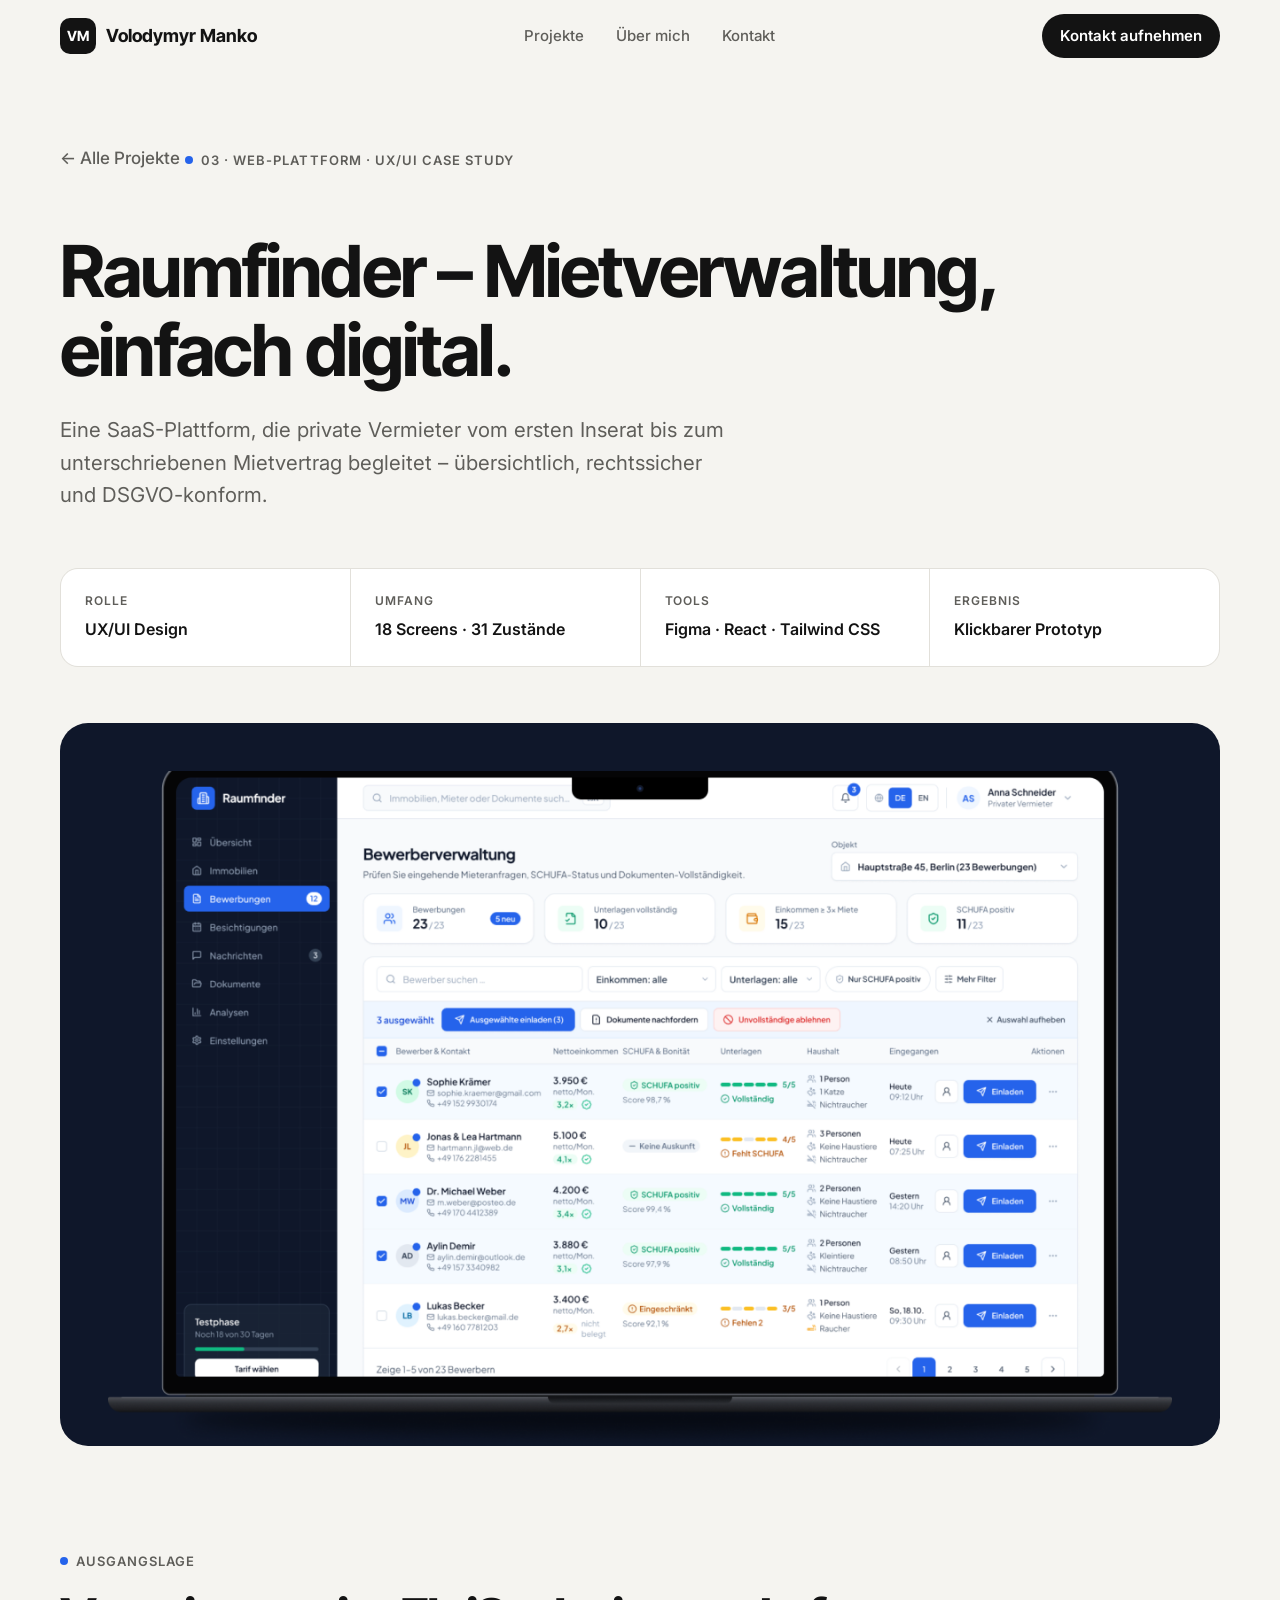
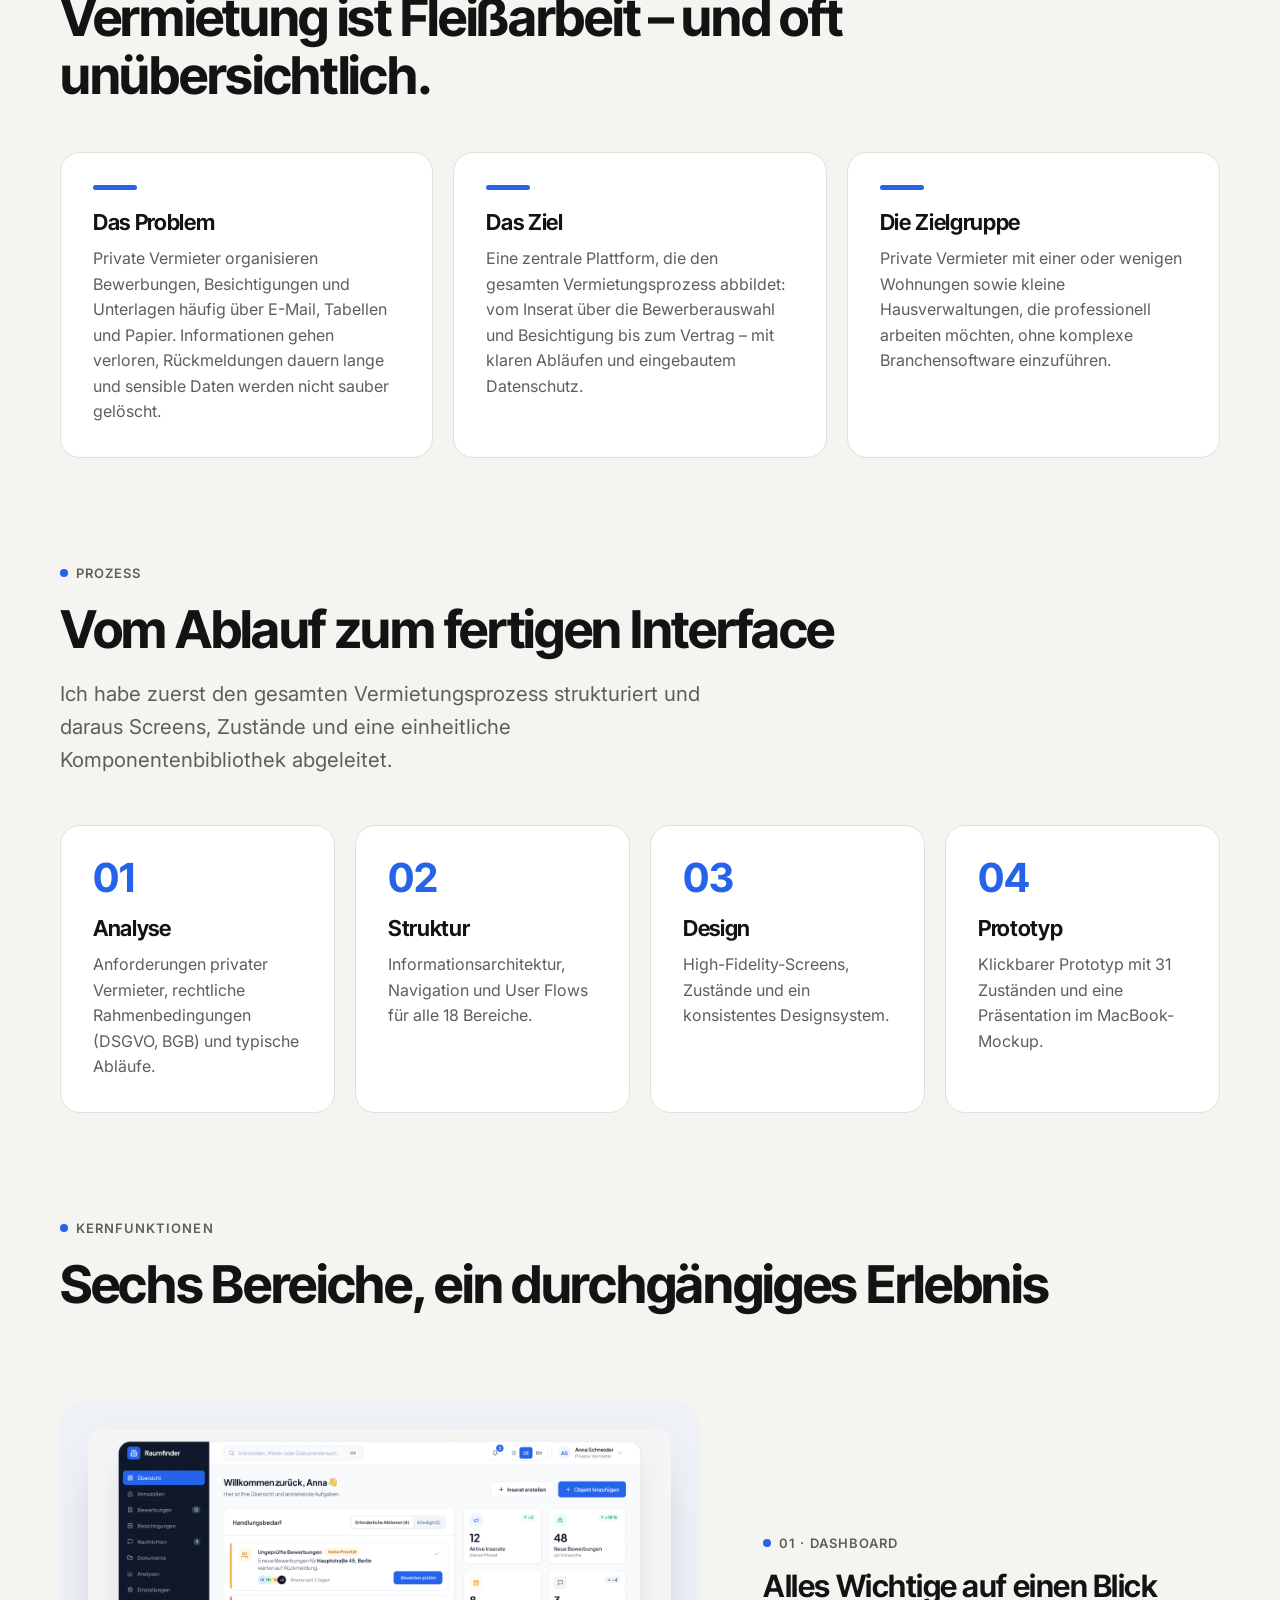
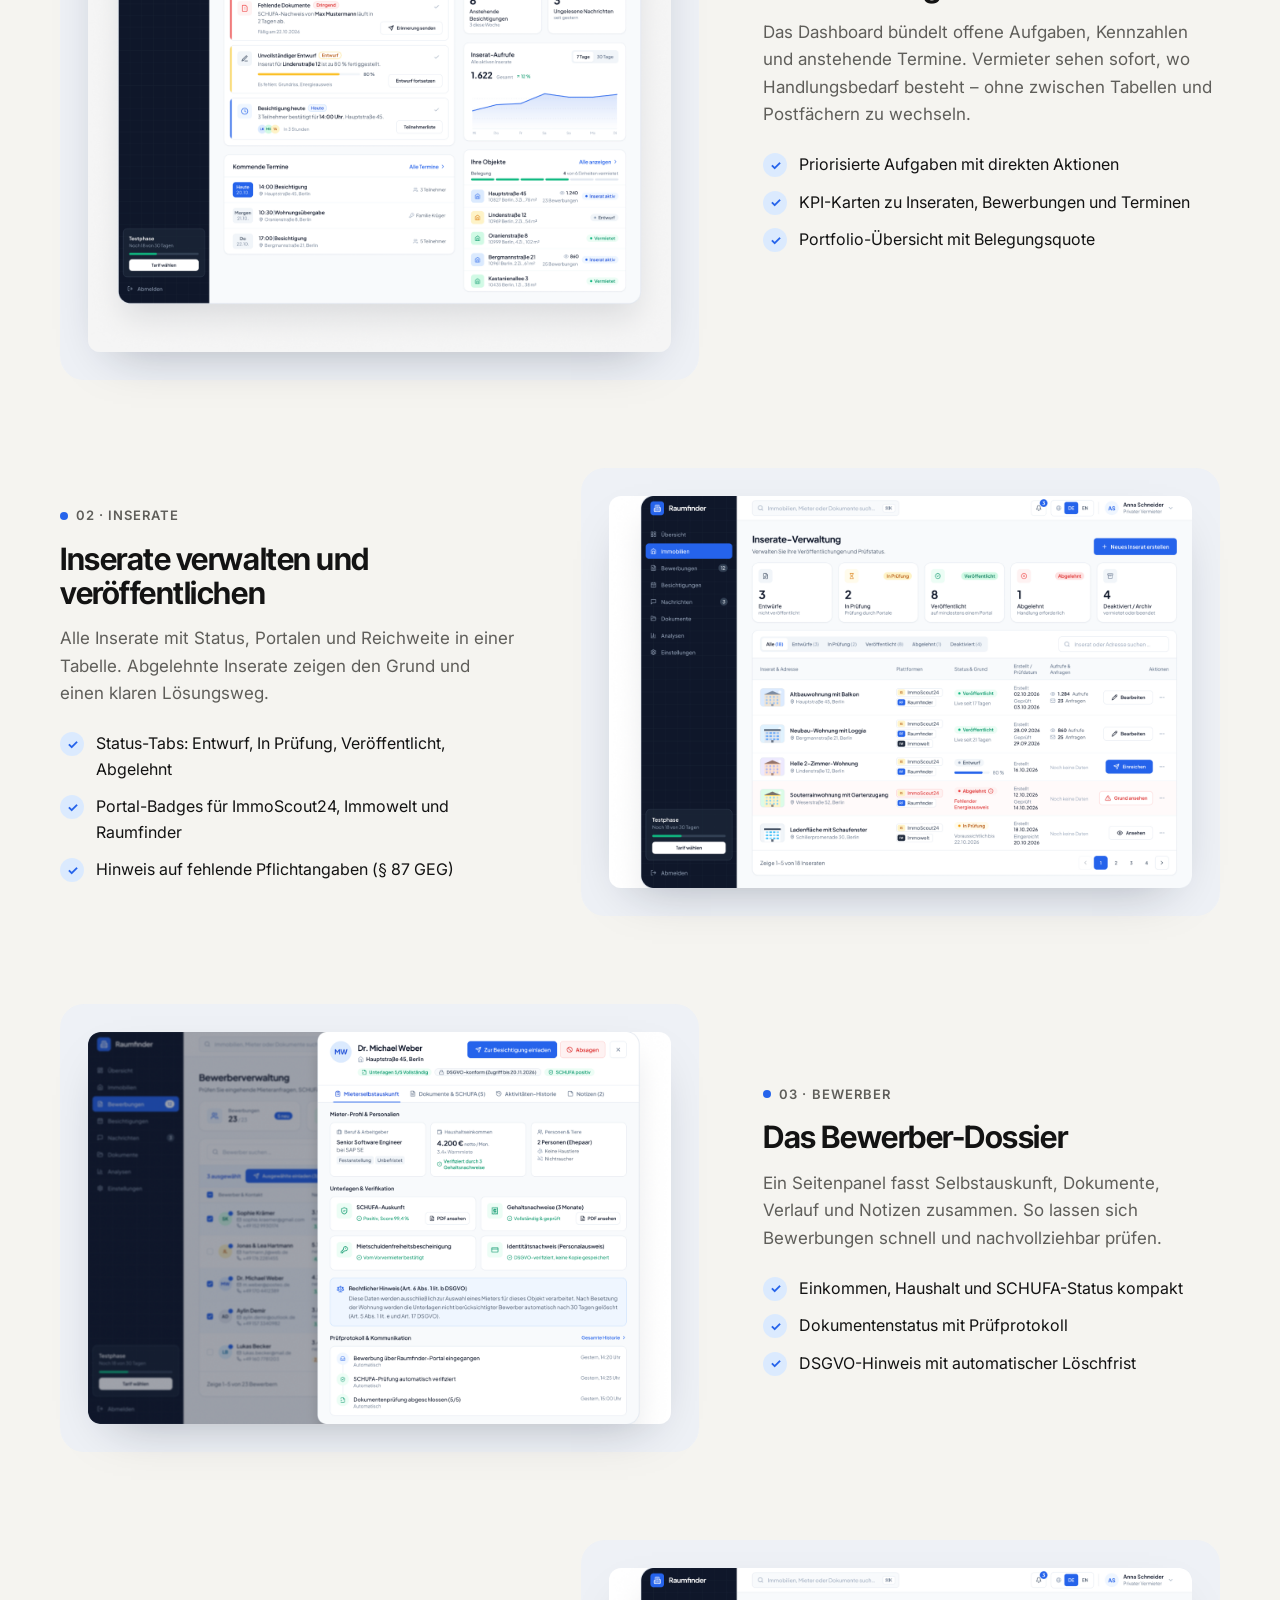
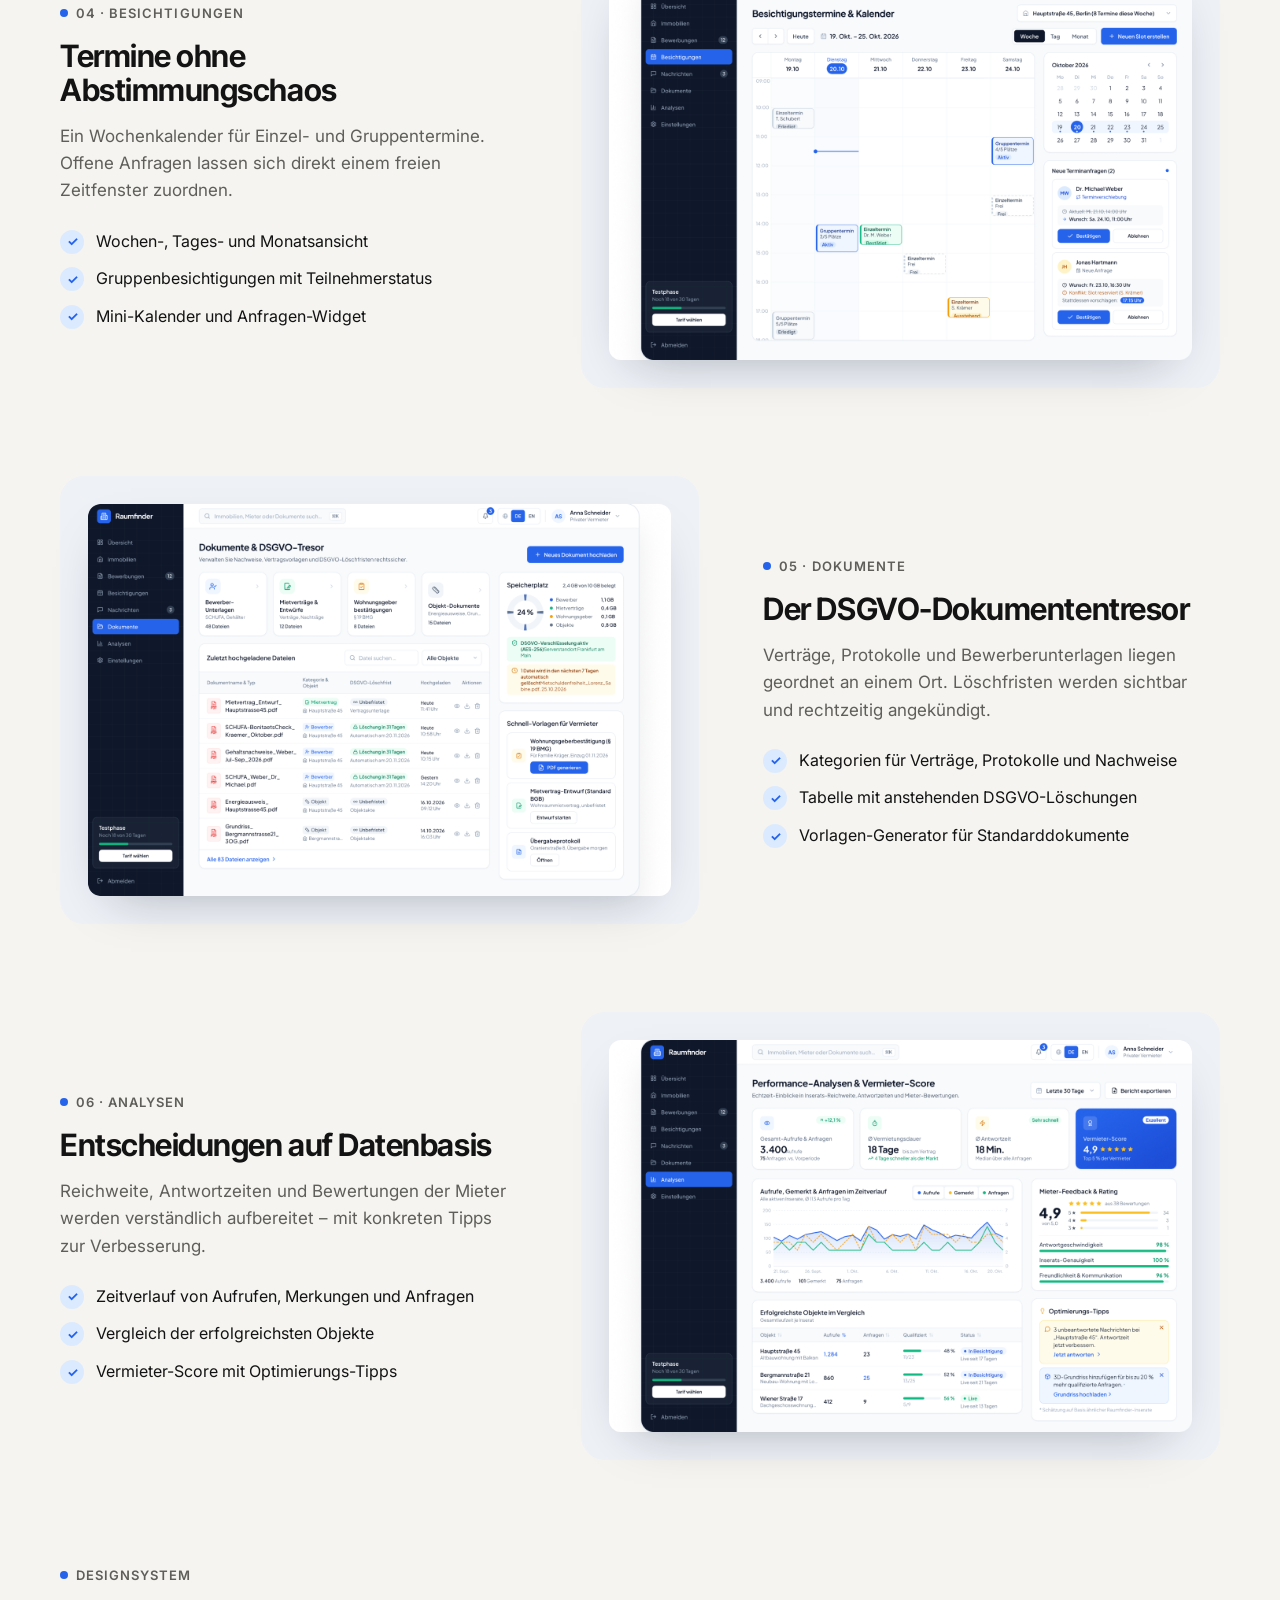
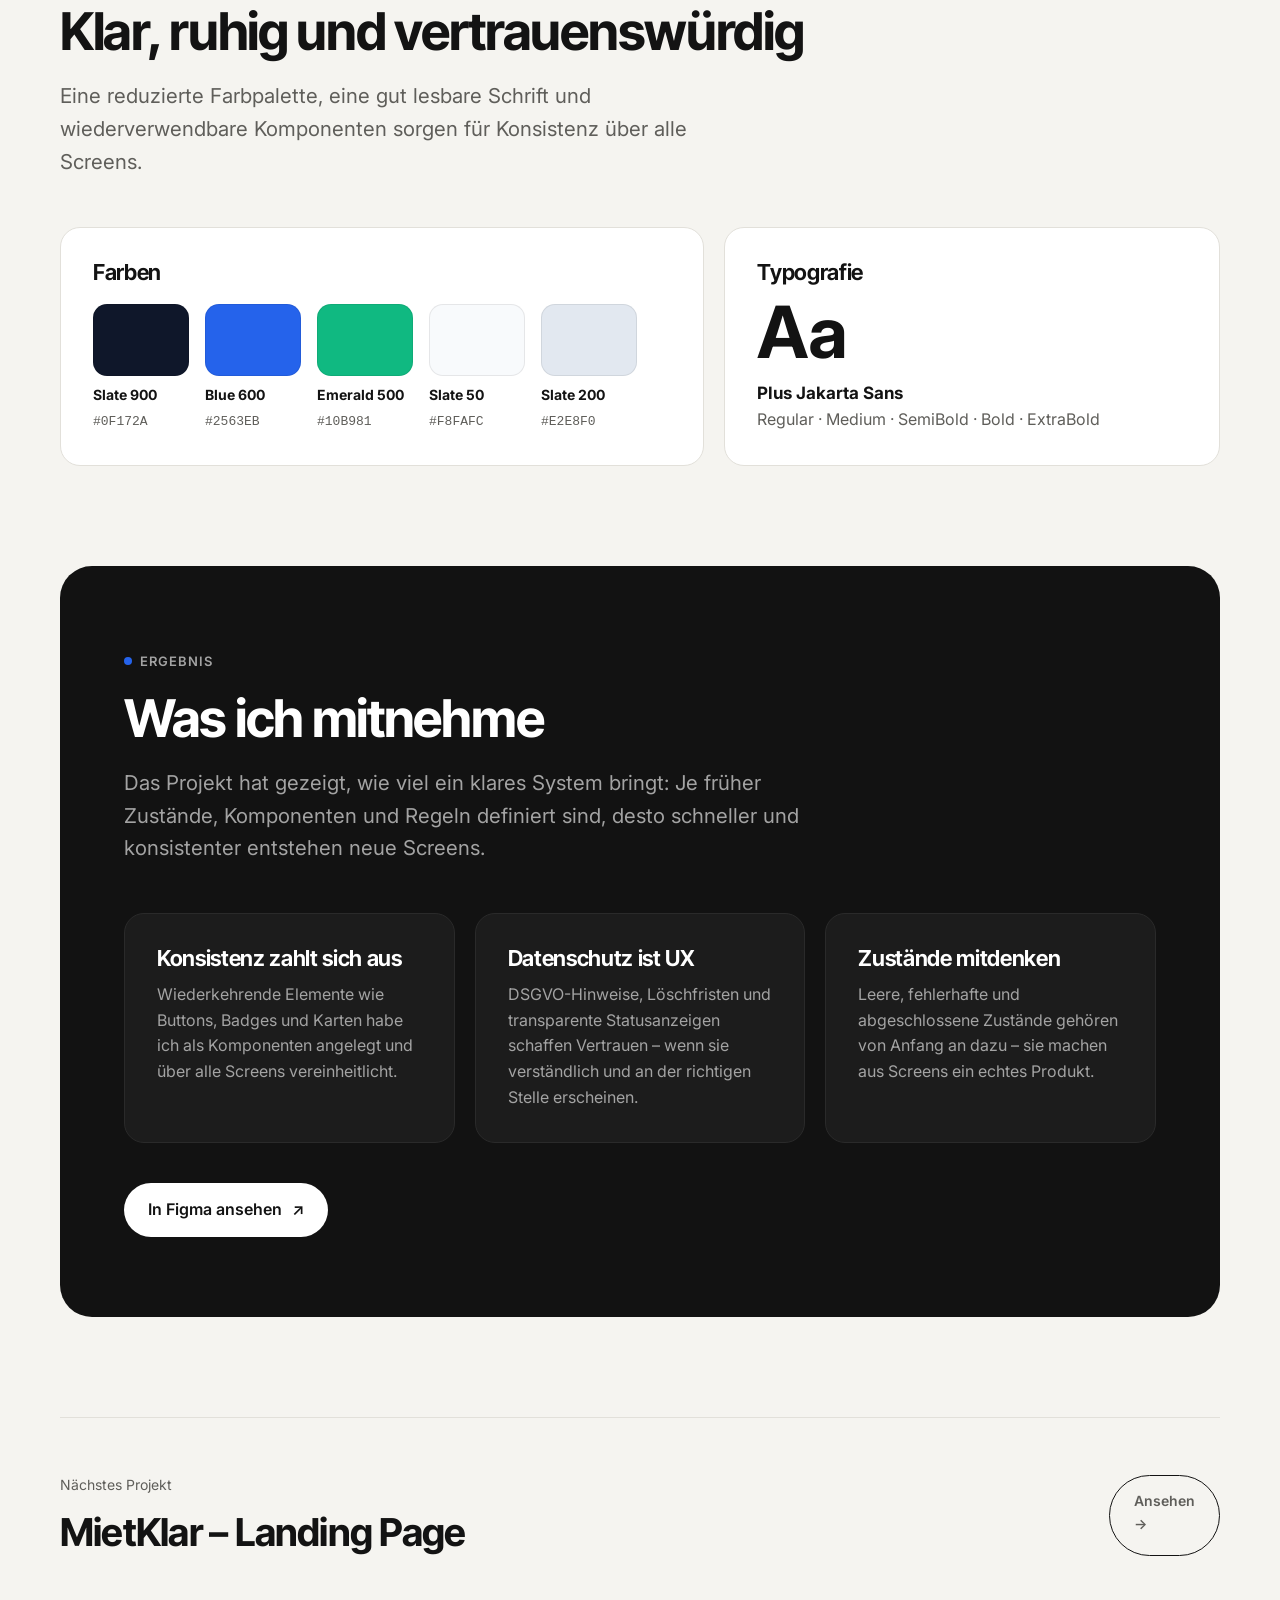
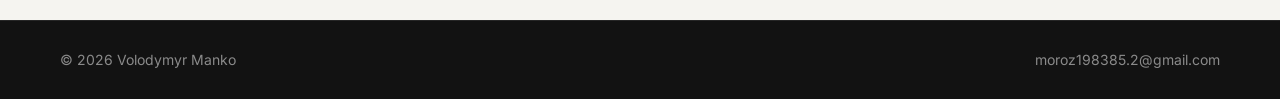
<file: raumfinder.html>
<!DOCTYPE html>
<html lang="de">
<head>
  <meta charset="UTF-8">
  <meta name="viewport" content="width=device-width, initial-scale=1.0">
  <title>Raumfinder – Web-Plattform · Volodymyr Manko</title>
  <meta name="description" content="UX/UI Case Study: Raumfinder, eine SaaS-Plattform für private Vermieter.">
  <link rel="preconnect" href="https://fonts.googleapis.com">
  <link rel="preconnect" href="https://fonts.gstatic.com" crossorigin>
  <link href="https://fonts.googleapis.com/css2?family=Inter:wght@400;500;600;700&family=Inter+Tight:wght@600;700&display=swap" rel="stylesheet">
  <link rel="stylesheet" href="style.css">
  <style>:root{ --accent:#2563eb; --accent-soft:#dbeafe; }</style>
</head>
<body>

<nav class="nav">
  <div class="container">
    <a href="index.html" class="logo"><span class="logo-mark">VM</span><span class="logo-text">Volodymyr Manko</span></a>
    <div class="nav-links">
      <a href="index.html#projekte">Projekte</a>
      <a href="index.html#ueber-mich">Über mich</a>
      <a href="index.html#kontakt">Kontakt</a>
    </div>
    <a href="index.html#kontakt" class="nav-cta">Kontakt aufnehmen</a>
  </div>
</nav>

<main>
  <header class="case-hero">
    <div class="container">
      <a href="index.html#projekte" class="back">← Alle Projekte</a>
      <span class="eyebrow">03 · Web-Plattform · UX/UI Case Study</span>
      <h1>Raumfinder – Mietverwaltung, einfach digital.</h1>
      <p class="lead">Eine SaaS-Plattform, die private Vermieter vom ersten Inserat bis zum unterschriebenen Mietvertrag begleitet – übersichtlich, rechtssicher und DSGVO-konform.</p>
      <div class="facts">
        <div><span>Rolle</span><strong>UX/UI Design</strong></div>
        <div><span>Umfang</span><strong>18 Screens · 31 Zustände</strong></div>
        <div><span>Tools</span><strong>Figma · React · Tailwind CSS</strong></div>
        <div><span>Ergebnis</span><strong>Klickbarer Prototyp</strong></div>
      </div>
    </div>
  </header>

  <div class="container reveal">
    <div class="case-cover dark"><img src="img/web-hero.png" alt="Raumfinder Bewerberverwaltung im MacBook-Mockup"></div>
  </div>

  <section class="case-section">
    <div class="container">
      <span class="eyebrow">Ausgangslage</span>
      <h2 style="margin-top:16px;max-width:820px">Vermietung ist Fleißarbeit – und oft unübersichtlich.</h2>
      <div class="cols-3">
        <div class="box reveal"><div class="bar"></div><h3>Das Problem</h3><p>Private Vermieter organisieren Bewerbungen, Besichtigungen und Unterlagen häufig über E-Mail, Tabellen und Papier. Informationen gehen verloren, Rückmeldungen dauern lange und sensible Daten werden nicht sauber gelöscht.</p></div>
        <div class="box reveal"><div class="bar"></div><h3>Das Ziel</h3><p>Eine zentrale Plattform, die den gesamten Vermietungsprozess abbildet: vom Inserat über die Bewerberauswahl und Besichtigung bis zum Vertrag – mit klaren Abläufen und eingebautem Datenschutz.</p></div>
        <div class="box reveal"><div class="bar"></div><h3>Die Zielgruppe</h3><p>Private Vermieter mit einer oder wenigen Wohnungen sowie kleine Hausverwaltungen, die professionell arbeiten möchten, ohne komplexe Branchensoftware einzuführen.</p></div>
      </div>
    </div>
  </section>

  <section class="case-section">
    <div class="container">
      <span class="eyebrow">Prozess</span>
      <h2 style="margin-top:16px">Vom Ablauf zum fertigen Interface</h2>
      <p class="lead">Ich habe zuerst den gesamten Vermietungsprozess strukturiert und daraus Screens, Zustände und eine einheitliche Komponentenbibliothek abgeleitet.</p>
      <div class="cols-4">
        <div class="box reveal"><div class="step-num">01</div><h3>Analyse</h3><p>Anforderungen privater Vermieter, rechtliche Rahmenbedingungen (DSGVO, BGB) und typische Abläufe.</p></div>
        <div class="box reveal"><div class="step-num">02</div><h3>Struktur</h3><p>Informationsarchitektur, Navigation und User Flows für alle 18 Bereiche.</p></div>
        <div class="box reveal"><div class="step-num">03</div><h3>Design</h3><p>High-Fidelity-Screens, Zustände und ein konsistentes Designsystem.</p></div>
        <div class="box reveal"><div class="step-num">04</div><h3>Prototyp</h3><p>Klickbarer Prototyp mit 31 Zuständen und eine Präsentation im MacBook-Mockup.</p></div>
      </div>
    </div>
  </section>

  <section class="case-section">
    <div class="container">
      <span class="eyebrow">Kernfunktionen</span>
      <h2 style="margin-top:16px">Sechs Bereiche, ein durchgängiges Erlebnis</h2>

      <div class="feature reveal">
        <div class="feature-img"><img src="img/web-dashboard.png" alt="Dashboard mit Aufgaben, Kennzahlen und Objekten"></div>
        <div>
          <span class="eyebrow">01 · Dashboard</span>
          <h3>Alles Wichtige auf einen Blick</h3>
          <p>Das Dashboard bündelt offene Aufgaben, Kennzahlen und anstehende Termine. Vermieter sehen sofort, wo Handlungsbedarf besteht – ohne zwischen Tabellen und Postfächern zu wechseln.</p>
          <ul class="checks"><li>Priorisierte Aufgaben mit direkten Aktionen</li><li>KPI-Karten zu Inseraten, Bewerbungen und Terminen</li><li>Portfolio-Übersicht mit Belegungsquote</li></ul>
        </div>
      </div>

      <div class="feature reverse reveal">
        <div class="feature-img"><img src="img/web-inserate.png" alt="Inserate-Verwaltung mit Status-Tabs"></div>
        <div>
          <span class="eyebrow">02 · Inserate</span>
          <h3>Inserate verwalten und veröffentlichen</h3>
          <p>Alle Inserate mit Status, Portalen und Reichweite in einer Tabelle. Abgelehnte Inserate zeigen den Grund und einen klaren Lösungsweg.</p>
          <ul class="checks"><li>Status-Tabs: Entwurf, In Prüfung, Veröffentlicht, Abgelehnt</li><li>Portal-Badges für ImmoScout24, Immowelt und Raumfinder</li><li>Hinweis auf fehlende Pflichtangaben (§ 87 GEG)</li></ul>
        </div>
      </div>

      <div class="feature reveal">
        <div class="feature-img"><img src="img/web-dossier.png" alt="Bewerber-Dossier als Seitenpanel"></div>
        <div>
          <span class="eyebrow">03 · Bewerber</span>
          <h3>Das Bewerber-Dossier</h3>
          <p>Ein Seitenpanel fasst Selbstauskunft, Dokumente, Verlauf und Notizen zusammen. So lassen sich Bewerbungen schnell und nachvollziehbar prüfen.</p>
          <ul class="checks"><li>Einkommen, Haushalt und SCHUFA-Status kompakt</li><li>Dokumentenstatus mit Prüfprotokoll</li><li>DSGVO-Hinweis mit automatischer Löschfrist</li></ul>
        </div>
      </div>

      <div class="feature reverse reveal">
        <div class="feature-img"><img src="img/web-kalender.png" alt="Besichtigungskalender in der Wochenansicht"></div>
        <div>
          <span class="eyebrow">04 · Besichtigungen</span>
          <h3>Termine ohne Abstimmungschaos</h3>
          <p>Ein Wochenkalender für Einzel- und Gruppentermine. Offene Anfragen lassen sich direkt einem freien Zeitfenster zuordnen.</p>
          <ul class="checks"><li>Wochen-, Tages- und Monatsansicht</li><li>Gruppenbesichtigungen mit Teilnehmerstatus</li><li>Mini-Kalender und Anfragen-Widget</li></ul>
        </div>
      </div>

      <div class="feature reveal">
        <div class="feature-img"><img src="img/web-dokumente.png" alt="Dokumententresor mit DSGVO-Löschfristen"></div>
        <div>
          <span class="eyebrow">05 · Dokumente</span>
          <h3>Der DSGVO-Dokumententresor</h3>
          <p>Verträge, Protokolle und Bewerberunterlagen liegen geordnet an einem Ort. Löschfristen werden sichtbar und rechtzeitig angekündigt.</p>
          <ul class="checks"><li>Kategorien für Verträge, Protokolle und Nachweise</li><li>Tabelle mit anstehenden DSGVO-Löschungen</li><li>Vorlagen-Generator für Standarddokumente</li></ul>
        </div>
      </div>

      <div class="feature reverse reveal">
        <div class="feature-img"><img src="img/web-analysen.png" alt="Analysen und Vermieter-Score"></div>
        <div>
          <span class="eyebrow">06 · Analysen</span>
          <h3>Entscheidungen auf Datenbasis</h3>
          <p>Reichweite, Antwortzeiten und Bewertungen der Mieter werden verständlich aufbereitet – mit konkreten Tipps zur Verbesserung.</p>
          <ul class="checks"><li>Zeitverlauf von Aufrufen, Merkungen und Anfragen</li><li>Vergleich der erfolgreichsten Objekte</li><li>Vermieter-Score mit Optimierungs-Tipps</li></ul>
        </div>
      </div>
    </div>
  </section>

  <section class="case-section">
    <div class="container">
      <span class="eyebrow">Designsystem</span>
      <h2 style="margin-top:16px">Klar, ruhig und vertrauenswürdig</h2>
      <p class="lead">Eine reduzierte Farbpalette, eine gut lesbare Schrift und wiederverwendbare Komponenten sorgen für Konsistenz über alle Screens.</p>
      <div class="cols-3" style="grid-template-columns:1.3fr 1fr">
        <div class="box reveal">
          <h3>Farben</h3>
          <div class="palette">
            <div class="swatch"><div style="background:#0F172A"></div><strong>Slate 900</strong><span>#0F172A</span></div>
            <div class="swatch"><div style="background:#2563EB"></div><strong>Blue 600</strong><span>#2563EB</span></div>
            <div class="swatch"><div style="background:#10B981"></div><strong>Emerald 500</strong><span>#10B981</span></div>
            <div class="swatch"><div style="background:#F8FAFC"></div><strong>Slate 50</strong><span>#F8FAFC</span></div>
            <div class="swatch"><div style="background:#E2E8F0"></div><strong>Slate 200</strong><span>#E2E8F0</span></div>
          </div>
        </div>
        <div class="box reveal">
          <h3>Typografie</h3>
          <div class="type-sample">Aa</div>
          <strong>Plus Jakarta Sans</strong>
          <p>Regular · Medium · SemiBold · Bold · ExtraBold</p>
        </div>
      </div>
    </div>
  </section>

  <section class="case-section">
    <div class="container">
      <div class="learnings reveal">
        <span class="eyebrow">Ergebnis</span>
        <h2 style="margin:16px 0 0">Was ich mitnehme</h2>
        <p class="lead" style="margin-top:20px">Das Projekt hat gezeigt, wie viel ein klares System bringt: Je früher Zustände, Komponenten und Regeln definiert sind, desto schneller und konsistenter entstehen neue Screens.</p>
        <div class="cols-3">
          <div class="box"><h3>Konsistenz zahlt sich aus</h3><p>Wiederkehrende Elemente wie Buttons, Badges und Karten habe ich als Komponenten angelegt und über alle Screens vereinheitlicht.</p></div>
          <div class="box"><h3>Datenschutz ist UX</h3><p>DSGVO-Hinweise, Löschfristen und transparente Statusanzeigen schaffen Vertrauen – wenn sie verständlich und an der richtigen Stelle erscheinen.</p></div>
          <div class="box"><h3>Zustände mitdenken</h3><p>Leere, fehlerhafte und abgeschlossene Zustände gehören von Anfang an dazu – sie machen aus Screens ein echtes Produkt.</p></div>
        </div>
        <div class="hero-actions">
          <a href="https://www.figma.com/design/pGs8BO80EUpSAo9wGtHddE/Web-Platform-Wohnungsuchen?node-id=46-945" target="_blank" rel="noopener" class="btn btn-primary" style="background:#fff;color:#131313">In Figma ansehen <span class="arrow">↗</span></a>
        </div>
      </div>
    </div>
  </section>

  <div class="container">
    <a href="mietklar.html" class="next-project">
      <div><span>Nächstes Projekt</span><strong>MietKlar – Landing Page</strong></div>
      <span class="btn btn-ghost">Ansehen <span class="arrow">→</span></span>
    </a>
  </div>
</main>

<footer>
  <div class="container">
    <span>© <span data-year>2026</span> Volodymyr Manko</span>
    <a href="mailto:moroz198385.2@gmail.com">moroz198385.2@gmail.com</a>
  </div>
</footer>
<script src="script.js"></script>
</body>
</html>
</file>
<file: style.css>
/* ===== Portfolio · Volodymyr Manko ===== */
:root {
  --bg: #f5f4f0;
  --surface: #ffffff;
  --ink: #131313;
  --muted: #5f5e5a;
  --line: #e2e0da;
  --accent: #ff5a36;
  --accent-soft: #ffe7e0;
  --dark: #121212;
  --radius: 20px;
  --max: 1160px;
  --font: "Inter", system-ui, -apple-system, "Segoe UI", sans-serif;
  --display: "Inter Tight", "Inter", system-ui, sans-serif;
}

* { box-sizing: border-box; margin: 0; padding: 0; }
html { scroll-behavior: smooth; }
body {
  font-family: var(--font);
  background: var(--bg);
  color: var(--ink);
  font-size: 17px;
  line-height: 1.6;
  -webkit-font-smoothing: antialiased;
}
img { display: block; max-width: 100%; height: auto; }
a { color: inherit; text-decoration: none; }
.container { width: min(100% - 48px, var(--max)); margin-inline: auto; }

/* ---------- Navigation ---------- */
.nav {
  position: sticky; top: 0; z-index: 50;
  background: rgba(245, 244, 240, .85);
  backdrop-filter: blur(12px);
  -webkit-backdrop-filter: blur(12px);
  border-bottom: 1px solid transparent;
  transition: border-color .2s;
}
.nav.scrolled { border-color: var(--line); }
.nav .container { display: flex; align-items: center; justify-content: space-between; height: 72px; }
.logo { display: flex; align-items: center; gap: 10px; font-family: var(--display); font-weight: 700; font-size: 18px; }
.logo-mark {
  width: 36px; height: 36px; border-radius: 10px;
  background: var(--ink); color: #fff;
  display: grid; place-items: center; font-size: 14px; letter-spacing: .02em;
}
.nav-links { display: flex; gap: 32px; font-size: 15px; font-weight: 500; }
.nav-links a { color: var(--muted); transition: color .2s; }
.nav-links a:hover { color: var(--ink); }
.nav-cta {
  font-size: 15px; font-weight: 600; padding: 10px 18px; border-radius: 999px;
  background: var(--ink); color: #fff; transition: transform .2s;
}
.nav-cta:hover { transform: translateY(-1px); }

/* ---------- Typography ---------- */
h1, h2, h3 { font-family: var(--display); letter-spacing: -0.025em; line-height: 1.1; }
h1 { font-size: clamp(40px, 6.4vw, 80px); font-weight: 700; }
h2 { font-size: clamp(32px, 4.2vw, 52px); font-weight: 700; }
h3 { font-size: 24px; font-weight: 650; letter-spacing: -0.015em; }
.eyebrow {
  display: inline-flex; align-items: center; gap: 8px;
  font-size: 13px; font-weight: 600; letter-spacing: .08em; text-transform: uppercase;
  color: var(--muted);
}
.eyebrow::before { content: ""; width: 8px; height: 8px; border-radius: 50%; background: var(--accent); }
.lead { font-size: clamp(18px, 1.6vw, 21px); color: var(--muted); max-width: 680px; }
.accent { color: var(--accent); }

/* ---------- Buttons ---------- */
.btn {
  display: inline-flex; align-items: center; gap: 10px;
  padding: 14px 24px; border-radius: 999px; font-weight: 600; font-size: 16px;
  transition: transform .2s, background .2s, color .2s;
}
.btn:hover { transform: translateY(-2px); }
.btn-primary { background: var(--ink); color: #fff; }
.btn-ghost { border: 1.5px solid var(--ink); }
.btn-ghost:hover { background: var(--ink); color: #fff; }
.btn .arrow { transition: transform .2s; }
.btn:hover .arrow { transform: translateX(3px); }

/* ---------- Sections ---------- */
section { padding: 120px 0; }
.section-head { display: flex; justify-content: space-between; align-items: end; gap: 32px; margin-bottom: 56px; flex-wrap: wrap; }
.section-head h2 { margin-top: 16px; }

/* ---------- Hero (Startseite) ---------- */
.hero { padding: 96px 0 80px; }
.hero h1 { margin: 24px 0 28px; max-width: 980px; }
.hero h1 em { font-style: normal; color: var(--accent); }
.hero-actions { display: flex; gap: 14px; margin-top: 40px; flex-wrap: wrap; }
.hero-meta {
  display: flex; gap: 48px; flex-wrap: wrap;
  margin-top: 72px; padding-top: 32px; border-top: 1px solid var(--line);
}
.hero-meta div span { display: block; font-size: 13px; color: var(--muted); margin-bottom: 4px; }
.hero-meta div strong { font-weight: 600; }
.status-dot { display: inline-block; width: 8px; height: 8px; border-radius: 50%; background: #22c55e; margin-right: 8px; box-shadow: 0 0 0 4px #22c55e22; }

/* ---------- Projekt-Karten ---------- */
.projects { display: grid; gap: 28px; }
.project-card {
  display: grid; grid-template-columns: 1.25fr 1fr; gap: 0;
  background: var(--surface); border-radius: 28px; overflow: hidden;
  border: 1px solid var(--line);
  transition: transform .35s cubic-bezier(.2,.7,.2,1), box-shadow .35s;
}
.project-card:hover { transform: translateY(-6px); box-shadow: 0 30px 60px -30px rgba(0,0,0,.25); }
.project-visual { position: relative; min-height: 440px; overflow: hidden; display: flex; align-items: center; justify-content: center; }
.project-visual img { transition: transform .6s cubic-bezier(.2,.7,.2,1); }
.project-card:hover .project-visual img { transform: scale(1.03); }
.project-body { padding: 48px; display: flex; flex-direction: column; justify-content: space-between; gap: 32px; }
.project-body h3 { font-size: clamp(28px, 2.6vw, 36px); margin: 14px 0 14px; }
.project-body p { color: var(--muted); }
.tags { display: flex; gap: 8px; flex-wrap: wrap; }
.tag { font-size: 13px; font-weight: 500; padding: 6px 12px; border-radius: 999px; background: var(--bg); border: 1px solid var(--line); }
.card-link { display: inline-flex; align-items: center; gap: 8px; font-weight: 600; }
.card-link .arrow { transition: transform .2s; }
.project-card:hover .card-link .arrow { transform: translateX(4px); }
.num { font-family: var(--display); font-size: 14px; font-weight: 600; color: var(--muted); }

/* Visual-Varianten */
.v-landing { background: #0d0b1c; }
.v-landing img { width: 100%; height: 100%; object-fit: cover; object-position: left top; position: absolute; inset: 0; }
.v-app { background: linear-gradient(160deg, #1d1915, #2b241f); gap: 0; }
.v-app img { width: 34%; max-width: 210px; margin: 0 -14px; filter: drop-shadow(0 20px 30px rgba(0,0,0,.4)); }
.v-app img:nth-child(2) { transform: translateY(-24px); z-index: 2; }
.project-card:hover .v-app img:nth-child(2) { transform: translateY(-30px) scale(1.03); }
.v-web { background: #0f172a; padding: 32px 0 0 32px; align-items: end; justify-content: start; }
.v-web img { width: 118%; max-width: none; border-radius: 12px 0 0 0; }

/* ---------- Über mich ---------- */
.about { background: var(--surface); border-block: 1px solid var(--line); }
.about-grid { display: grid; grid-template-columns: 1fr 1.2fr; gap: 80px; }
.about-text p { color: var(--muted); margin-bottom: 18px; }
.about-text p strong { color: var(--ink); font-weight: 600; }
.skills { display: grid; gap: 28px; margin-top: 40px; }
.skill-group h4 { font-size: 13px; letter-spacing: .08em; text-transform: uppercase; color: var(--muted); margin-bottom: 12px; font-weight: 600; }
.timeline { list-style: none; border-left: 1.5px solid var(--line); padding-left: 28px; display: grid; gap: 32px; }
.timeline li { position: relative; }
.timeline li::before {
  content: ""; position: absolute; left: -35px; top: 7px;
  width: 12px; height: 12px; border-radius: 50%; background: var(--surface); border: 2px solid var(--ink);
}
.timeline li.current::before { background: var(--accent); border-color: var(--accent); }
.timeline .date { font-size: 14px; color: var(--muted); font-weight: 500; }
.timeline h4 { font-family: var(--display); font-size: 20px; margin: 4px 0 4px; letter-spacing: -0.01em; }
.timeline p { color: var(--muted); font-size: 16px; }
.langs { display: flex; gap: 12px; flex-wrap: wrap; margin-top: 8px; }

/* ---------- Kontakt ---------- */
.contact { background: var(--dark); color: #fff; text-align: center; padding: 140px 0; }
.contact .eyebrow { color: #a3a3a3; }
.contact h2 { font-size: clamp(40px, 6vw, 76px); margin: 20px auto 24px; max-width: 900px; }
.contact .lead { color: #a3a3a3; margin: 0 auto; }
.contact-actions { display: flex; justify-content: center; gap: 14px; margin-top: 44px; flex-wrap: wrap; }
.contact .btn-primary { background: var(--accent); }
.contact .btn-ghost { border-color: #444; color: #fff; }
.contact .btn-ghost:hover { background: #fff; color: var(--ink); }

footer { background: var(--dark); color: #8a8a8a; font-size: 14px; border-top: 1px solid #262626; }
footer .container { display: flex; justify-content: space-between; padding: 28px 0; gap: 16px; flex-wrap: wrap; }
footer a:hover { color: #fff; }

/* ================= Case Study ================= */
.case-hero { padding: 72px 0 56px; }
.back { display: inline-flex; gap: 8px; font-weight: 500; color: var(--muted); margin-bottom: 40px; }
.back:hover { color: var(--ink); }
.case-hero h1 { font-size: clamp(40px, 5.6vw, 72px); margin: 20px 0 24px; max-width: 960px; }
.facts {
  display: grid; grid-template-columns: repeat(4, 1fr); gap: 1px;
  background: var(--line); border: 1px solid var(--line); border-radius: 18px; overflow: hidden; margin-top: 56px;
}
.facts div { background: var(--surface); padding: 22px 24px; }
.facts span { display: block; font-size: 12px; font-weight: 600; letter-spacing: .08em; text-transform: uppercase; color: var(--muted); margin-bottom: 6px; }
.facts strong { font-weight: 600; font-size: 16px; }

.case-cover { border-radius: 28px; overflow: hidden; }
.case-cover.dark { background: #0f172a; padding: 48px 48px 0; }
.case-cover.purple { background: #0d0b1c; }
.case-cover.warm { background: linear-gradient(160deg, #1d1915, #2b241f); padding: 64px 24px; display: flex; justify-content: center; gap: 24px; }
.case-cover.warm img { width: 23%; max-width: 260px; filter: drop-shadow(0 24px 40px rgba(0,0,0,.45)); }
.case-cover.warm img:nth-child(even) { transform: translateY(40px); }

.case-section { padding: 100px 0; }
.case-section + .case-section { padding-top: 0; }
.case-section .lead { margin-top: 20px; }
.cols-3 { display: grid; grid-template-columns: repeat(3, 1fr); gap: 20px; margin-top: 48px; }
.cols-4 { display: grid; grid-template-columns: repeat(4, 1fr); gap: 20px; margin-top: 48px; }
.box { background: var(--surface); border: 1px solid var(--line); border-radius: var(--radius); padding: 32px; }
.box .bar { width: 44px; height: 5px; border-radius: 3px; background: var(--accent); margin-bottom: 20px; }
.box h3 { font-size: 22px; margin-bottom: 12px; }
.box p { color: var(--muted); font-size: 16px; }
.step-num { font-family: var(--display); font-size: 40px; font-weight: 700; color: var(--accent); line-height: 1; margin-bottom: 18px; }

.feature { display: grid; grid-template-columns: 1.4fr 1fr; gap: 64px; align-items: center; margin-top: 88px; }
.feature.reverse { grid-template-columns: 1fr 1.4fr; }
.feature.reverse .feature-img { order: 2; }
.feature-img { background: #eef1f6; border-radius: 24px; padding: 28px; }
.feature-img img { border-radius: 12px; box-shadow: 0 20px 50px -25px rgba(15,23,42,.35); }
.feature h3 { font-size: clamp(26px, 2.4vw, 34px); margin: 14px 0 16px; }
.feature p { color: var(--muted); }
.checks { list-style: none; margin-top: 24px; display: grid; gap: 12px; }
.checks li { display: flex; gap: 12px; font-size: 16px; }
.checks li::before {
  content: "✓"; flex: none; width: 24px; height: 24px; border-radius: 50%;
  background: var(--accent-soft); color: var(--accent); font-size: 13px; font-weight: 700;
  display: grid; place-items: center; margin-top: 1px;
}

.phones { display: grid; grid-template-columns: repeat(4, 1fr); gap: 24px; margin-top: 56px; }
.phones figure { text-align: center; }
.phones img { margin: 0 auto; filter: drop-shadow(0 18px 28px rgba(0,0,0,.18)); }
.phones figcaption, .shot figcaption { font-size: 14px; color: var(--muted); margin-top: 12px; }

.browser {
  border-radius: 18px; overflow: hidden; border: 1px solid var(--line); background: var(--surface);
  box-shadow: 0 30px 60px -30px rgba(0,0,0,.3);
}
.browser-bar { display: flex; gap: 7px; padding: 14px 18px; border-bottom: 1px solid var(--line); background: #fafaf8; align-items: center; }
.browser-bar i { width: 11px; height: 11px; border-radius: 50%; background: #e2e0da; }
.browser-bar small { margin-left: 14px; font-size: 13px; color: var(--muted); }
.scroll-shot { height: 720px; overflow-y: auto; scrollbar-width: thin; }
.mock-row { display: grid; grid-template-columns: 1fr 300px; gap: 40px; align-items: start; margin-top: 56px; }
.phone-frame { border-radius: 40px; border: 10px solid #18181b; overflow: hidden; background: #18181b; box-shadow: 0 30px 60px -30px rgba(0,0,0,.4); }
.phone-frame .scroll-shot { height: 600px; scrollbar-width: none; }
.phone-frame .scroll-shot::-webkit-scrollbar { display: none; }
.hint { font-size: 14px; color: var(--muted); margin-top: 14px; text-align: center; }

.palette { display: flex; gap: 16px; flex-wrap: wrap; margin-top: 20px; }
.swatch { width: 96px; }
.swatch div { height: 72px; border-radius: 14px; border: 1px solid rgba(0,0,0,.08); margin-bottom: 8px; }
.swatch strong { display: block; font-size: 14px; }
.swatch span { font-size: 13px; color: var(--muted); font-family: ui-monospace, monospace; }
.type-sample { font-size: 72px; font-weight: 700; line-height: 1; margin: 12px 0; }

.learnings { background: var(--dark); color: #fff; border-radius: 32px; padding: 80px 64px; }
.learnings .eyebrow { color: #a3a3a3; }
.learnings .lead { color: #a3a3a3; }
.learnings .box { background: #1c1c1c; border-color: #2a2a2a; }
.learnings .box p { color: #a3a3a3; }

.next-project { display: flex; justify-content: space-between; align-items: center; gap: 24px; padding: 56px 0; border-top: 1px solid var(--line); flex-wrap: wrap; }
.next-project span { font-size: 14px; color: var(--muted); display: block; margin-bottom: 6px; }
.next-project strong { font-family: var(--display); font-size: clamp(28px, 3vw, 40px); letter-spacing: -0.02em; }

/* ---------- Animation ---------- */
.reveal { opacity: 0; transform: translateY(24px); transition: opacity .8s ease, transform .8s cubic-bezier(.2,.7,.2,1); }
.reveal.visible { opacity: 1; transform: none; }
@media (prefers-reduced-motion: reduce) {
  .reveal { opacity: 1; transform: none; transition: none; }
  html { scroll-behavior: auto; }
}

/* ---------- Responsive ---------- */
@media (max-width: 960px) {
  section, .case-section { padding: 80px 0; }
  .project-card, .about-grid, .feature, .feature.reverse, .mock-row { grid-template-columns: 1fr; gap: 40px; }
  .feature.reverse .feature-img { order: 0; }
  .project-visual { min-height: 320px; }
  .project-body { padding: 32px; }
  .cols-3, .cols-4 { grid-template-columns: 1fr 1fr; }
  .facts { grid-template-columns: 1fr 1fr; }
  .phones { grid-template-columns: 1fr 1fr; }
  .mock-row .phone-frame { max-width: 300px; margin: 0 auto; }
  .learnings { padding: 56px 28px; }
  .case-cover.dark { padding: 24px 24px 0; }
}
@media (max-width: 640px) {
  body { font-size: 16px; }
  .nav-links { display: none; }
  .cols-3, .cols-4 { grid-template-columns: 1fr; }
  .hero-meta { gap: 24px; }
  .scroll-shot { height: 520px; }
  .case-cover.warm { gap: 10px; padding: 40px 12px; }
  .case-cover.warm img { width: 30%; }
  .case-cover.warm img:nth-child(4) { display: none; }
}
.next-project .btn { white-space: nowrap; }
@media (max-width: 640px) {
  .logo { font-size: 16px; white-space: nowrap; }
  .nav-cta { font-size: 14px; padding: 8px 14px; white-space: nowrap; }
}
@media (max-width: 400px) { .logo-text { display: none; } }
</file>
